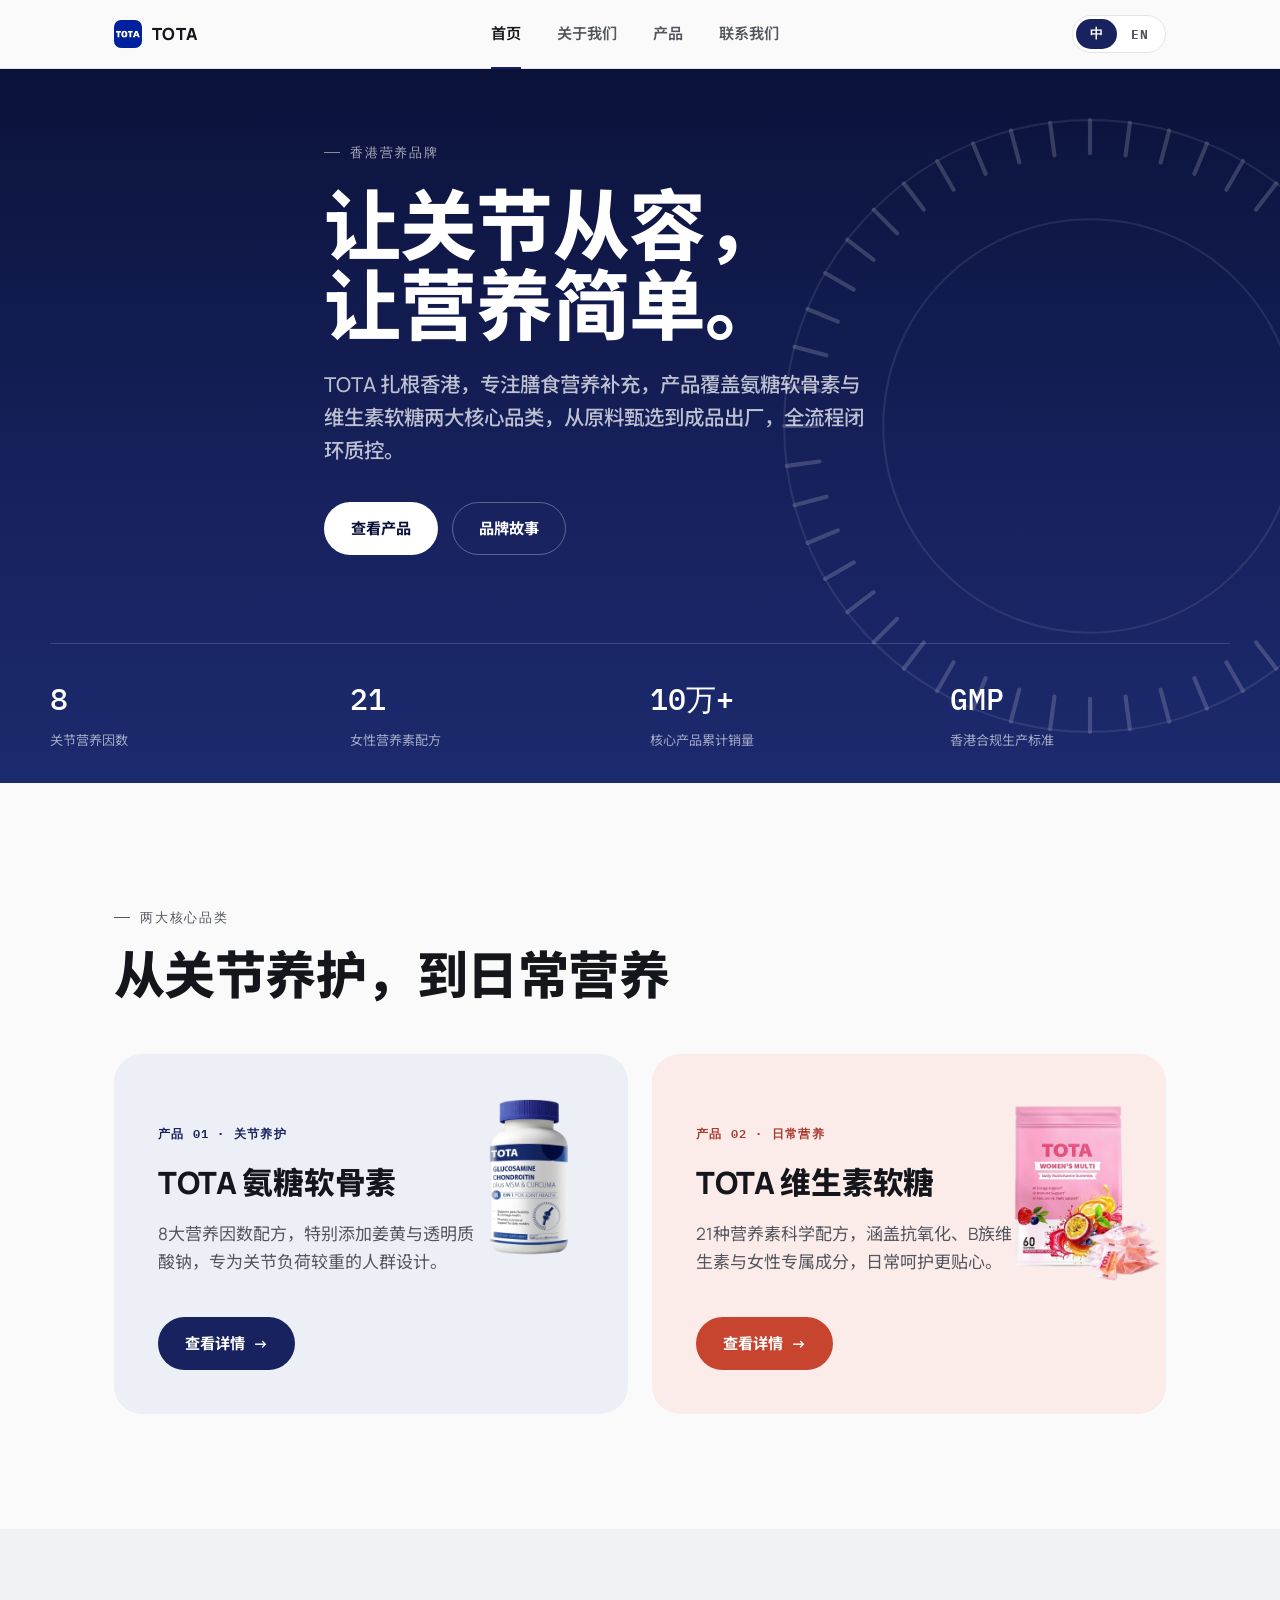
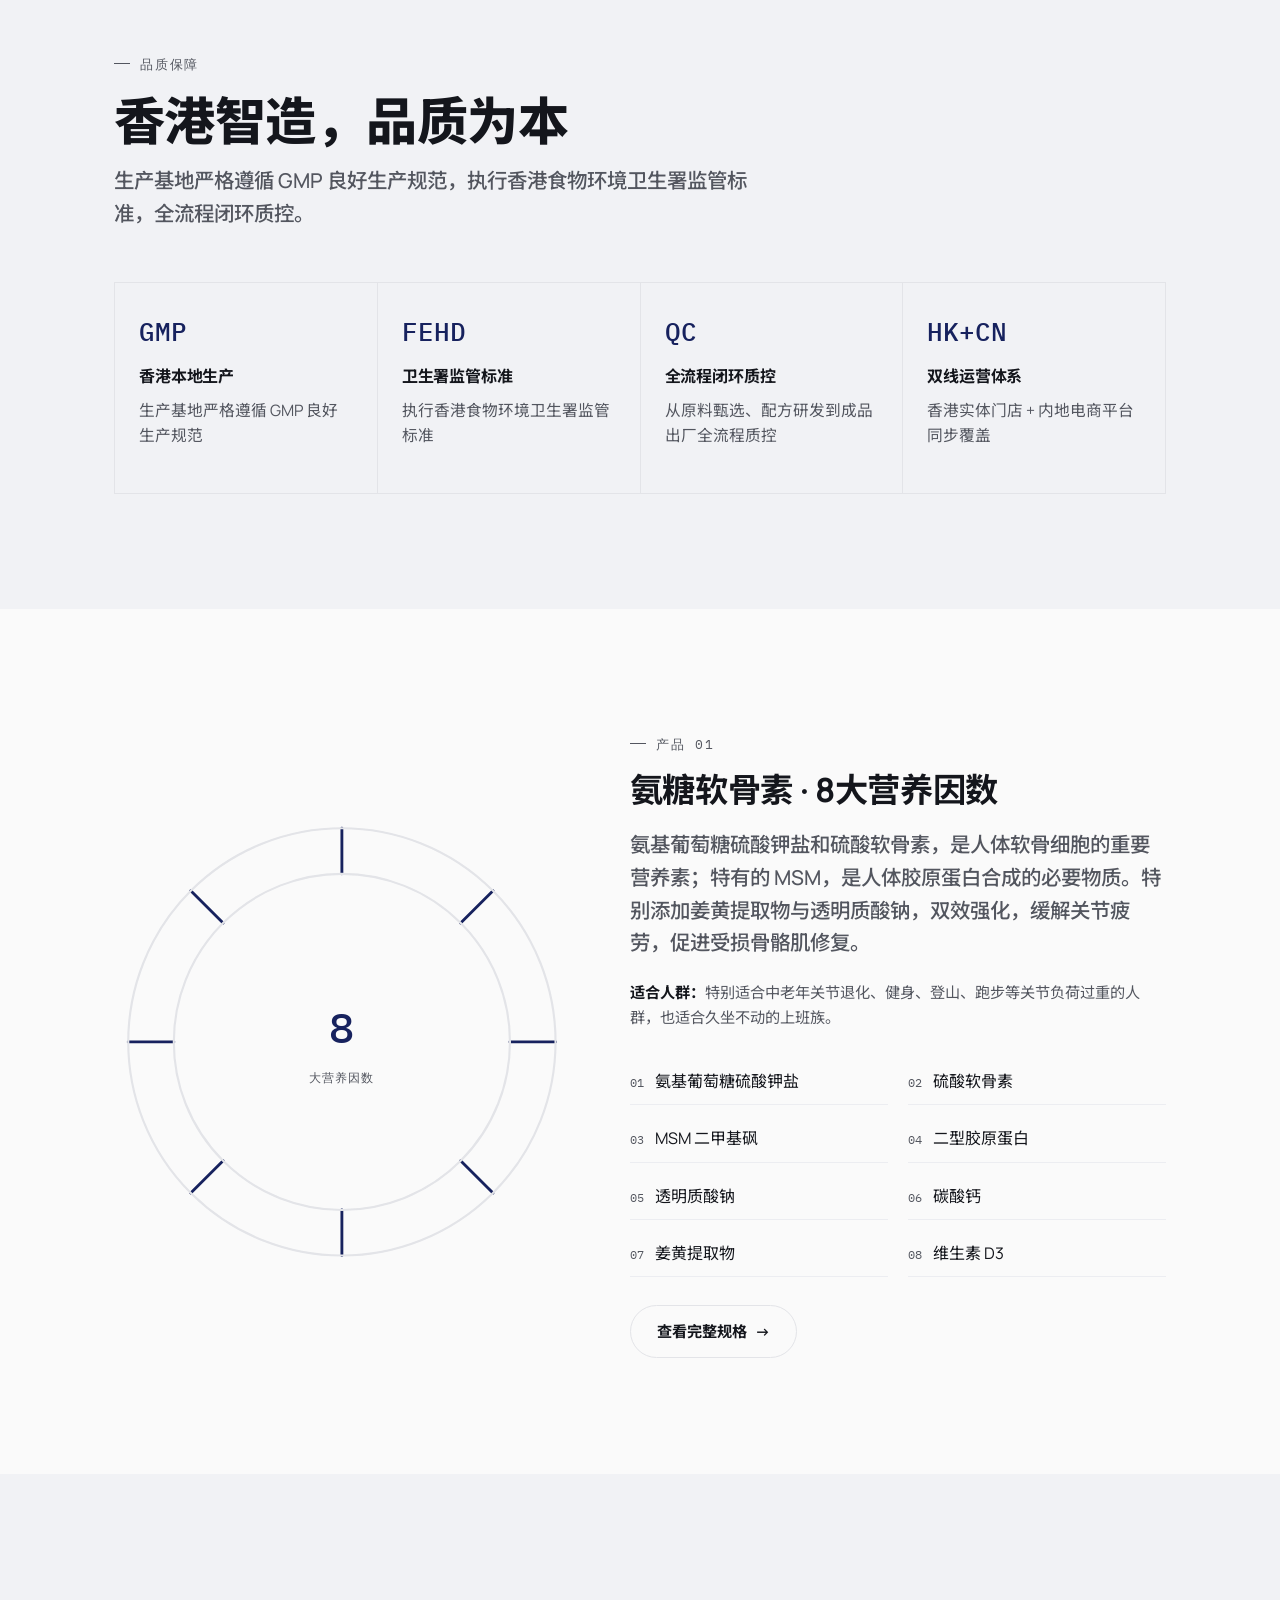
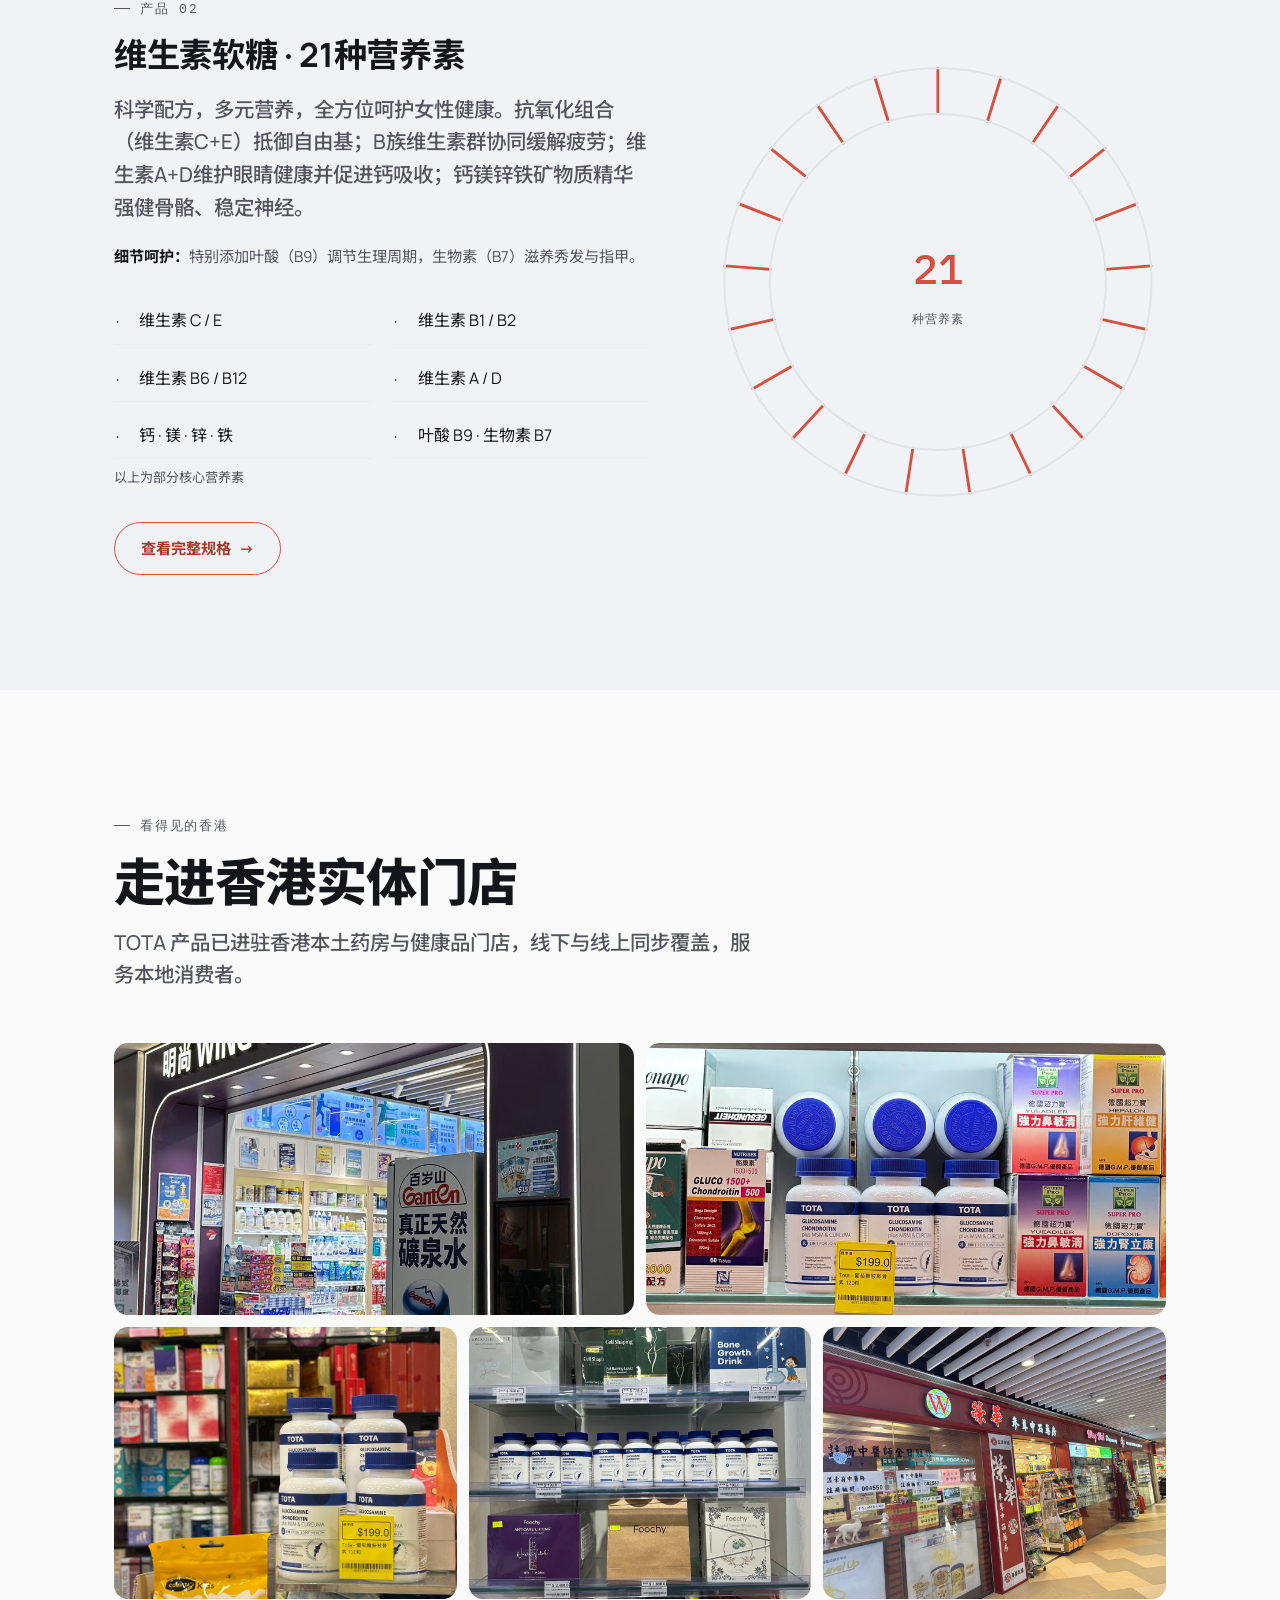
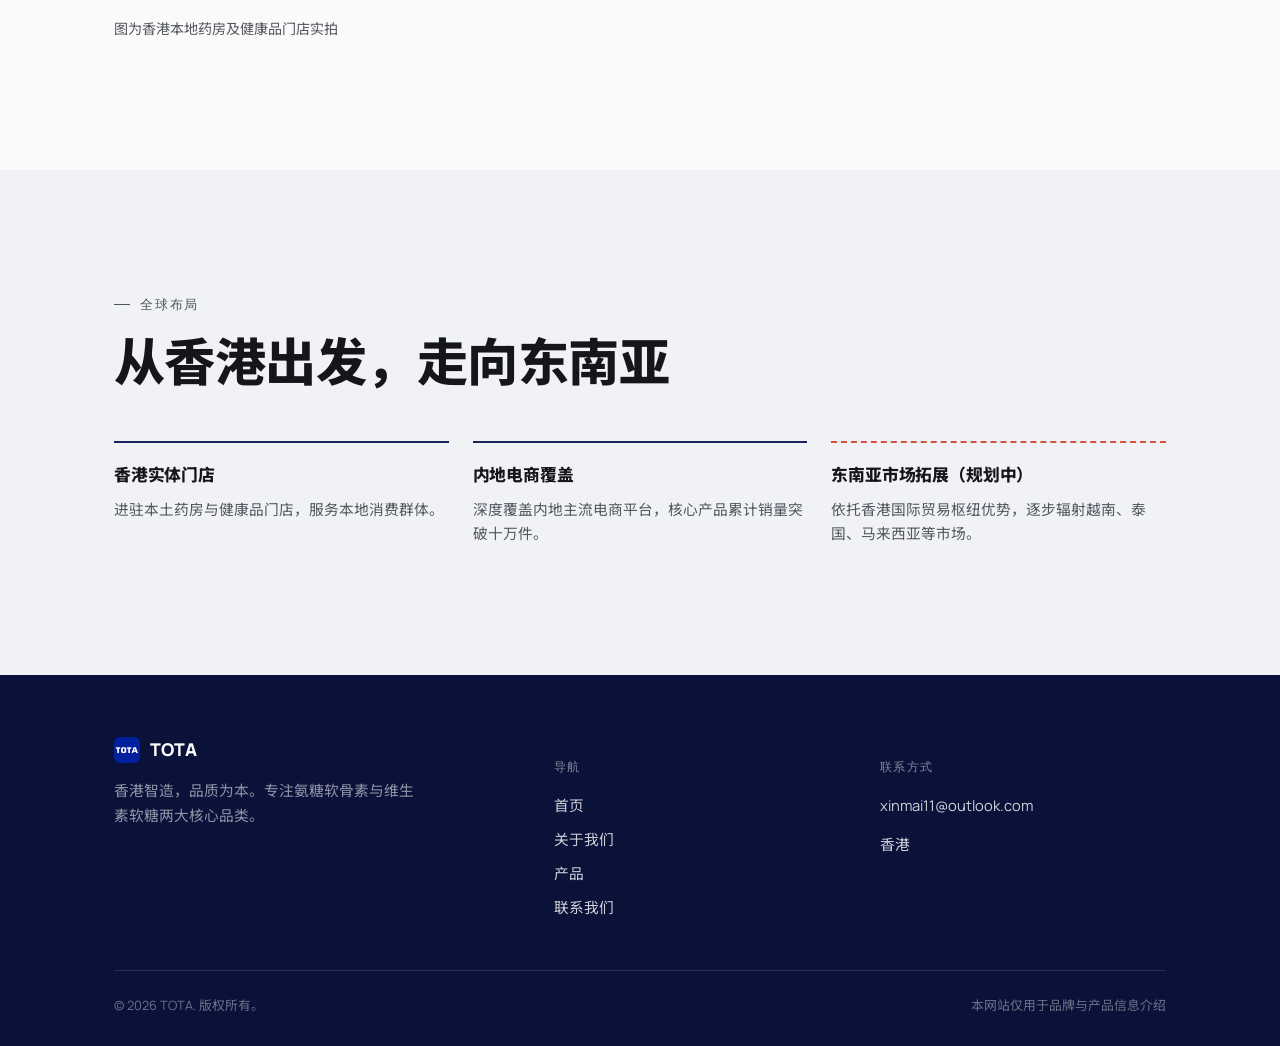
<file: index.html>
<!DOCTYPE html>
<html lang="zh-Hant">
<head>
<meta charset="UTF-8">
<meta name="viewport" content="width=device-width, initial-scale=1.0">
<title>TOTA — 香港智造，品质为本 | Hong Kong Made. Quality First.</title>
<meta name="description" content="TOTA 是一家扎根香港的健康营养品牌，专注氨糖软骨素与维生素软糖两大核心品类。TOTA is a Hong Kong nutrition brand focused on joint care and daily vitamins.">
<link rel="icon" href="assets/images/logo.png">
<link rel="stylesheet" href="css/style.css">
</head>
<body>

<nav class="site-nav">
  <div class="wrap">
    <a href="index.html" class="brand-mark">
      <img src="assets/images/logo.png" alt="TOTA logo">
      <span>TOTA</span>
    </a>
    <div class="nav-links">
      <a href="index.html" aria-current="page"><span class="zh">首页</span><span class="en">Home</span></a>
      <a href="about.html"><span class="zh">关于我们</span><span class="en">About</span></a>
      <a href="products.html"><span class="zh">产品</span><span class="en">Products</span></a>
      <a href="contact.html"><span class="zh">联系我们</span><span class="en">Contact</span></a>
    </div>
    <div class="nav-right">
      <div class="lang-toggle" role="group" aria-label="Language">
        <button data-lang-btn="zh" aria-pressed="true">中</button>
        <button data-lang-btn="en" aria-pressed="false">EN</button>
      </div>
      <button class="nav-burger" aria-label="Menu" aria-expanded="false">
        <span></span><span></span><span></span>
      </button>
    </div>
  </div>
</nav>

<!-- ============ HERO ============ -->
<header class="hero">
  <div class="hero-dial" aria-hidden="true">
    <svg viewBox="0 0 300 300">
      <line class="tick" x1="150.0" y1="18.0" x2="150.0" y2="2.0" stroke-width="2" stroke-linecap="round"/>
      <line class="tick" x1="167.2" y1="19.1" x2="169.3" y2="3.3" stroke-width="2" stroke-linecap="round"/>
      <line class="tick" x1="184.2" y1="22.5" x2="188.3" y2="7.0" stroke-width="2" stroke-linecap="round"/>
      <line class="tick" x1="200.5" y1="28.0" x2="206.6" y2="13.3" stroke-width="2" stroke-linecap="round"/>
      <line class="tick" x1="216.0" y1="35.7" x2="224.0" y2="21.8" stroke-width="2" stroke-linecap="round"/>
      <line class="tick" x1="230.4" y1="45.3" x2="240.1" y2="32.6" stroke-width="2" stroke-linecap="round"/>
      <line class="tick" x1="243.3" y1="56.7" x2="254.7" y2="45.3" stroke-width="2" stroke-linecap="round"/>
      <line class="tick" x1="254.7" y1="69.6" x2="267.4" y2="59.9" stroke-width="2" stroke-linecap="round"/>
      <line class="tick" x1="264.3" y1="84.0" x2="278.2" y2="76.0" stroke-width="2" stroke-linecap="round"/>
      <line class="tick" x1="272.0" y1="99.5" x2="286.7" y2="93.4" stroke-width="2" stroke-linecap="round"/>
      <line class="tick" x1="277.5" y1="115.8" x2="293.0" y2="111.7" stroke-width="2" stroke-linecap="round"/>
      <line class="tick" x1="280.9" y1="132.8" x2="296.7" y2="130.7" stroke-width="2" stroke-linecap="round"/>
      <line class="tick" x1="282.0" y1="150.0" x2="298.0" y2="150.0" stroke-width="2" stroke-linecap="round"/>
      <line class="tick" x1="280.9" y1="167.2" x2="296.7" y2="169.3" stroke-width="2" stroke-linecap="round"/>
      <line class="tick" x1="277.5" y1="184.2" x2="293.0" y2="188.3" stroke-width="2" stroke-linecap="round"/>
      <line class="tick" x1="272.0" y1="200.5" x2="286.7" y2="206.6" stroke-width="2" stroke-linecap="round"/>
      <line class="tick" x1="264.3" y1="216.0" x2="278.2" y2="224.0" stroke-width="2" stroke-linecap="round"/>
      <line class="tick" x1="254.7" y1="230.4" x2="267.4" y2="240.1" stroke-width="2" stroke-linecap="round"/>
      <line class="tick" x1="243.3" y1="243.3" x2="254.7" y2="254.7" stroke-width="2" stroke-linecap="round"/>
      <line class="tick" x1="230.4" y1="254.7" x2="240.1" y2="267.4" stroke-width="2" stroke-linecap="round"/>
      <line class="tick" x1="216.0" y1="264.3" x2="224.0" y2="278.2" stroke-width="2" stroke-linecap="round"/>
      <line class="tick" x1="200.5" y1="272.0" x2="206.6" y2="286.7" stroke-width="2" stroke-linecap="round"/>
      <line class="tick" x1="184.2" y1="277.5" x2="188.3" y2="293.0" stroke-width="2" stroke-linecap="round"/>
      <line class="tick" x1="167.2" y1="280.9" x2="169.3" y2="296.7" stroke-width="2" stroke-linecap="round"/>
      <line class="tick" x1="150.0" y1="282.0" x2="150.0" y2="298.0" stroke-width="2" stroke-linecap="round"/>
      <line class="tick" x1="132.8" y1="280.9" x2="130.7" y2="296.7" stroke-width="2" stroke-linecap="round"/>
      <line class="tick" x1="115.8" y1="277.5" x2="111.7" y2="293.0" stroke-width="2" stroke-linecap="round"/>
      <line class="tick" x1="99.5" y1="272.0" x2="93.4" y2="286.7" stroke-width="2" stroke-linecap="round"/>
      <line class="tick" x1="84.0" y1="264.3" x2="76.0" y2="278.2" stroke-width="2" stroke-linecap="round"/>
      <line class="tick" x1="69.6" y1="254.7" x2="59.9" y2="267.4" stroke-width="2" stroke-linecap="round"/>
      <line class="tick" x1="56.7" y1="243.3" x2="45.3" y2="254.7" stroke-width="2" stroke-linecap="round"/>
      <line class="tick" x1="45.3" y1="230.4" x2="32.6" y2="240.1" stroke-width="2" stroke-linecap="round"/>
      <line class="tick" x1="35.7" y1="216.0" x2="21.8" y2="224.0" stroke-width="2" stroke-linecap="round"/>
      <line class="tick" x1="28.0" y1="200.5" x2="13.3" y2="206.6" stroke-width="2" stroke-linecap="round"/>
      <line class="tick" x1="22.5" y1="184.2" x2="7.0" y2="188.3" stroke-width="2" stroke-linecap="round"/>
      <line class="tick" x1="19.1" y1="167.2" x2="3.3" y2="169.3" stroke-width="2" stroke-linecap="round"/>
      <line class="tick" x1="18.0" y1="150.0" x2="2.0" y2="150.0" stroke-width="2" stroke-linecap="round"/>
      <line class="tick" x1="19.1" y1="132.8" x2="3.3" y2="130.7" stroke-width="2" stroke-linecap="round"/>
      <line class="tick" x1="22.5" y1="115.8" x2="7.0" y2="111.7" stroke-width="2" stroke-linecap="round"/>
      <line class="tick" x1="28.0" y1="99.5" x2="13.3" y2="93.4" stroke-width="2" stroke-linecap="round"/>
      <line class="tick" x1="35.7" y1="84.0" x2="21.8" y2="76.0" stroke-width="2" stroke-linecap="round"/>
      <line class="tick" x1="45.3" y1="69.6" x2="32.6" y2="59.9" stroke-width="2" stroke-linecap="round"/>
      <line class="tick" x1="56.7" y1="56.7" x2="45.3" y2="45.3" stroke-width="2" stroke-linecap="round"/>
      <line class="tick" x1="69.6" y1="45.3" x2="59.9" y2="32.6" stroke-width="2" stroke-linecap="round"/>
      <line class="tick" x1="84.0" y1="35.7" x2="76.0" y2="21.8" stroke-width="2" stroke-linecap="round"/>
      <line class="tick" x1="99.5" y1="28.0" x2="93.4" y2="13.3" stroke-width="2" stroke-linecap="round"/>
      <line class="tick" x1="115.8" y1="22.5" x2="111.7" y2="7.0" stroke-width="2" stroke-linecap="round"/>
      <line class="tick" x1="132.8" y1="19.1" x2="130.7" y2="3.3" stroke-width="2" stroke-linecap="round"/>
      <circle class="ring" cx="150" cy="150" r="148" fill="none" stroke-width="1"/>
      <circle class="ring" cx="150" cy="150" r="100" fill="none" stroke-width="1"/>
    </svg>
  </div>
  <div class="wrap hero-inner">
    <span class="eyebrow"><span class="zh">香港营养品牌</span><span class="en">Hong Kong Nutrition Brand</span></span>
    <h1 class="display-1">
      <span class="zh block">让关节从容，<br>让营养简单。</span>
      <span class="en block">Steady joints.<br>Simple nutrition.</span>
    </h1>
    <p class="lede">
      <span class="zh">TOTA 扎根香港，专注膳食营养补充，产品覆盖氨糖软骨素与维生素软糖两大核心品类，从原料甄选到成品出厂，全流程闭环质控。</span>
      <span class="en">TOTA is a Hong Kong–rooted nutrition company focused on joint care and daily vitamins — with closed-loop quality control from raw material to finished product.</span>
    </p>
    <div class="hero-cta">
      <a href="products.html" class="btn btn-navy" style="background:var(--white);color:var(--navy-deep);"><span class="zh">查看产品</span><span class="en">View Products</span></a>
      <a href="about.html" class="btn btn-ghost"><span class="zh">品牌故事</span><span class="en">Our Story</span></a>
    </div>
  </div>
  <div class="wrap hero-stats">
    <div class="hero-stat"><b class="mono-num">8</b><span><span class="zh">关节营养因数</span><span class="en">Joint nutrients, one formula</span></span></div>
    <div class="hero-stat"><b class="mono-num">21</b><span><span class="zh">女性营养素配方</span><span class="en">Nutrients per gummy formula</span></span></div>
    <div class="hero-stat"><b class="mono-num">10万+</b><span><span class="zh">核心产品累计销量</span><span class="en">Core units sold to date</span></span></div>
    <div class="hero-stat"><b class="mono-num">GMP</b><span><span class="zh">香港合规生产标准</span><span class="en">HK-regulated production</span></span></div>
  </div>
</header>

<!-- ============ TWO-TRACK PRODUCT PICKER ============ -->
<section>
  <div class="wrap">
    <div class="section-head reveal">
      <span class="eyebrow"><span class="zh">两大核心品类</span><span class="en">Two Core Lines</span></span>
      <h2 class="display-2"><span class="zh">从关节养护，到日常营养</span><span class="en">From joint care to daily nutrition</span></h2>
    </div>
    <div class="track-grid">
      <div class="track-card navy-card reveal">
        <img class="track-photo" src="assets/images/product-glucosamine.png" alt="TOTA Glucosamine Chondroitin">
        <span class="track-eyebrow"><span class="zh">产品 01 · 关节养护</span><span class="en">Product 01 · Joint Care</span></span>
        <h3><span class="zh">TOTA 氨糖软骨素</span><span class="en">TOTA Glucosamine Chondroitin</span></h3>
        <p><span class="zh">8大营养因数配方，特别添加姜黄与透明质酸钠，专为关节负荷较重的人群设计。</span><span class="en">An 8-in-1 formula with turmeric and sodium hyaluronate, designed for joints under everyday strain.</span></p>
        <a href="products.html#glucosamine" class="btn btn-navy btn-arrow"><span class="zh">查看详情</span><span class="en">View details</span></a>
      </div>
      <div class="track-card coral-card reveal">
        <img class="track-photo" src="assets/images/product-vitamin2.png" alt="TOTA Women's Vitamin Gummies">
        <span class="track-eyebrow"><span class="zh">产品 02 · 日常营养</span><span class="en">Product 02 · Daily Nutrition</span></span>
        <h3><span class="zh">TOTA 维生素软糖</span><span class="en">TOTA Women's Vitamin Gummies</span></h3>
        <p><span class="zh">21种营养素科学配方，涵盖抗氧化、B族维生素与女性专属成分，日常呵护更贴心。</span><span class="en">A multi-nutrient formula spanning antioxidants, B-vitamins and women-specific ingredients.</span></p>
        <a href="products.html#vitamin" class="btn btn-coral btn-arrow"><span class="zh">查看详情</span><span class="en">View details</span></a>
      </div>
    </div>
  </div>
</section>

<!-- ============ MANUFACTURING SPEC STRIP ============ -->
<section class="section-mist">
  <div class="wrap">
    <div class="section-head reveal">
      <span class="eyebrow"><span class="zh">品质保障</span><span class="en">Quality Assurance</span></span>
      <h2 class="display-2"><span class="zh">香港智造，品质为本</span><span class="en">Hong Kong made. Quality first.</span></h2>
      <p class="lede"><span class="zh">生产基地严格遵循 GMP 良好生产规范，执行香港食物环境卫生署监管标准，全流程闭环质控。</span><span class="en">Our production facilities follow GMP practices and Hong Kong FEHD regulatory standards, with closed-loop quality control at every stage.</span></p>
    </div>
    <div class="spec-strip reveal">
      <div class="spec-cell">
        <span class="mono-num">GMP</span>
        <h4><span class="zh">香港本地生产</span><span class="en">Made in Hong Kong</span></h4>
        <p><span class="zh">生产基地严格遵循 GMP 良好生产规范</span><span class="en">Production facilities follow GMP good manufacturing practice</span></p>
      </div>
      <div class="spec-cell">
        <span class="mono-num">FEHD</span>
        <h4><span class="zh">卫生署监管标准</span><span class="en">FEHD Compliant</span></h4>
        <p><span class="zh">执行香港食物环境卫生署监管标准</span><span class="en">Regulated under Hong Kong's Food and Environmental Hygiene Department</span></p>
      </div>
      <div class="spec-cell">
        <span class="mono-num">QC</span>
        <h4><span class="zh">全流程闭环质控</span><span class="en">End-to-end QC</span></h4>
        <p><span class="zh">从原料甄选、配方研发到成品出厂全流程质控</span><span class="en">Quality controlled from raw material selection to finished product</span></p>
      </div>
      <div class="spec-cell">
        <span class="mono-num">HK+CN</span>
        <h4><span class="zh">双线运营体系</span><span class="en">Dual-Market Operation</span></h4>
        <p><span class="zh">香港实体门店 + 内地电商平台同步覆盖</span><span class="en">Hong Kong retail stores alongside mainland e-commerce</span></p>
      </div>
    </div>
  </div>
</section>

<!-- ============ DIAL 1 — GLUCOSAMINE ============ -->
<section id="dial-glucosamine">
  <div class="wrap">
    <div class="dial-section">
      <div class="dial-visual reveal">
        <svg viewBox="0 0 320 320">
          <line class="dtick" x1="160.0" y1="42.0" x2="160.0" y2="10.0" stroke-width="2" stroke-linecap="round"/>
          <line class="dtick" x1="243.4" y1="76.6" x2="266.1" y2="53.9" stroke-width="2" stroke-linecap="round"/>
          <line class="dtick" x1="278.0" y1="160.0" x2="310.0" y2="160.0" stroke-width="2" stroke-linecap="round"/>
          <line class="dtick" x1="243.4" y1="243.4" x2="266.1" y2="266.1" stroke-width="2" stroke-linecap="round"/>
          <line class="dtick" x1="160.0" y1="278.0" x2="160.0" y2="310.0" stroke-width="2" stroke-linecap="round"/>
          <line class="dtick" x1="76.6" y1="243.4" x2="53.9" y2="266.1" stroke-width="2" stroke-linecap="round"/>
          <line class="dtick" x1="42.0" y1="160.0" x2="10.0" y2="160.0" stroke-width="2" stroke-linecap="round"/>
          <line class="dtick" x1="76.6" y1="76.6" x2="53.9" y2="53.9" stroke-width="2" stroke-linecap="round"/>
          <circle cx="160" cy="160" r="150" fill="none" class="dring-outer" stroke-width="1.5"/>
          <circle cx="160" cy="160" r="118" fill="none" class="dring-inner" stroke-width="1.5"/>
        </svg>
        <div class="dial-center-label">
          <b>8</b>
          <span><span class="zh">大营养因数</span><span class="en">Nutrients</span></span>
        </div>
      </div>
      <div class="reveal">
        <span class="eyebrow"><span class="zh">产品 01</span><span class="en">Product 01</span></span>
        <h2 class="display-3" style="margin-top:16px;"><span class="zh">氨糖软骨素 · 8大营养因数</span><span class="en">Glucosamine Chondroitin — Eight Nutrients in One Formula</span></h2>
        <p class="lede" style="margin-top:18px;">
          <span class="zh">氨基葡萄糖硫酸钾盐和硫酸软骨素，是人体软骨细胞的重要营养素；特有的 MSM，是人体胶原蛋白合成的必要物质。特别添加姜黄提取物与透明质酸钠，双效强化，缓解关节疲劳，促进受损骨骼肌修复。</span>
          <span class="en">Glucosamine sulfate and chondroitin sulfate are key nutrients for cartilage cells, while MSM supports the body's own collagen synthesis. Added turmeric extract and sodium hyaluronate ease joint fatigue and support recovery.</span>
        </p>
        <p style="margin-top:14px;color:var(--ink-soft);font-size:0.95rem;">
          <span class="zh"><b style="color:var(--ink);">适合人群：</b>特别适合中老年关节退化、健身、登山、跑步等关节负荷过重的人群，也适合久坐不动的上班族。</span>
          <span class="en"><b style="color:var(--ink);">Best for:</b> people with age-related joint wear, athletes, hikers and runners under heavy joint load, and office workers who sit for long hours.</span>
        </p>
        <ul class="nutrient-list">
          <li><span class="n">01</span><span class="zh">氨基葡萄糖硫酸钾盐</span><span class="en">Glucosamine Sulfate KCl</span></li>
          <li><span class="n">02</span><span class="zh">硫酸软骨素</span><span class="en">Chondroitin Sulfate</span></li>
          <li><span class="n">03</span><span class="zh">MSM 二甲基砜</span><span class="en">MSM</span></li>
          <li><span class="n">04</span><span class="zh">二型胶原蛋白</span><span class="en">Type II Collagen</span></li>
          <li><span class="n">05</span><span class="zh">透明质酸钠</span><span class="en">Sodium Hyaluronate</span></li>
          <li><span class="n">06</span><span class="zh">碳酸钙</span><span class="en">Calcium Carbonate</span></li>
          <li><span class="n">07</span><span class="zh">姜黄提取物</span><span class="en">Turmeric Extract</span></li>
          <li><span class="n">08</span><span class="zh">维生素 D3</span><span class="en">Vitamin D3</span></li>
        </ul>
        <a href="products.html#glucosamine" class="btn btn-ghost btn-arrow" style="margin-top:28px;"><span class="zh">查看完整规格</span><span class="en">Full specification</span></a>
      </div>
    </div>
  </div>
</section>

<!-- ============ DIAL 2 — VITAMIN GUMMIES ============ -->
<section class="section-mist" id="dial-vitamin">
  <div class="wrap">
    <div class="dial-section flip">
      <div class="dial-visual coral reveal">
        <svg viewBox="0 0 320 320">
          <line class="dtick" x1="160.0" y1="42.0" x2="160.0" y2="10.0" stroke-width="2" stroke-linecap="round"/>
          <line class="dtick" x1="194.8" y1="47.2" x2="204.2" y2="16.7" stroke-width="2" stroke-linecap="round"/>
          <line class="dtick" x1="226.5" y1="62.5" x2="244.5" y2="36.1" stroke-width="2" stroke-linecap="round"/>
          <line class="dtick" x1="252.3" y1="86.4" x2="277.3" y2="66.5" stroke-width="2" stroke-linecap="round"/>
          <line class="dtick" x1="269.8" y1="116.9" x2="299.6" y2="105.2" stroke-width="2" stroke-linecap="round"/>
          <line class="dtick" x1="277.7" y1="151.2" x2="309.6" y2="148.8" stroke-width="2" stroke-linecap="round"/>
          <line class="dtick" x1="275.0" y1="186.3" x2="306.2" y2="193.4" stroke-width="2" stroke-linecap="round"/>
          <line class="dtick" x1="262.2" y1="219.0" x2="289.9" y2="235.0" stroke-width="2" stroke-linecap="round"/>
          <line class="dtick" x1="240.3" y1="246.5" x2="262.0" y2="270.0" stroke-width="2" stroke-linecap="round"/>
          <line class="dtick" x1="211.2" y1="266.3" x2="225.1" y2="295.1" stroke-width="2" stroke-linecap="round"/>
          <line class="dtick" x1="177.6" y1="276.7" x2="182.4" y2="308.3" stroke-width="2" stroke-linecap="round"/>
          <line class="dtick" x1="142.4" y1="276.7" x2="137.6" y2="308.3" stroke-width="2" stroke-linecap="round"/>
          <line class="dtick" x1="108.8" y1="266.3" x2="94.9" y2="295.1" stroke-width="2" stroke-linecap="round"/>
          <line class="dtick" x1="79.7" y1="246.5" x2="58.0" y2="270.0" stroke-width="2" stroke-linecap="round"/>
          <line class="dtick" x1="57.8" y1="219.0" x2="30.1" y2="235.0" stroke-width="2" stroke-linecap="round"/>
          <line class="dtick" x1="45.0" y1="186.3" x2="13.8" y2="193.4" stroke-width="2" stroke-linecap="round"/>
          <line class="dtick" x1="42.3" y1="151.2" x2="10.4" y2="148.8" stroke-width="2" stroke-linecap="round"/>
          <line class="dtick" x1="50.2" y1="116.9" x2="20.4" y2="105.2" stroke-width="2" stroke-linecap="round"/>
          <line class="dtick" x1="67.7" y1="86.4" x2="42.7" y2="66.5" stroke-width="2" stroke-linecap="round"/>
          <line class="dtick" x1="93.5" y1="62.5" x2="75.5" y2="36.1" stroke-width="2" stroke-linecap="round"/>
          <line class="dtick" x1="125.2" y1="47.2" x2="115.8" y2="16.7" stroke-width="2" stroke-linecap="round"/>
          <circle cx="160" cy="160" r="150" fill="none" class="dring-outer" stroke-width="1.5"/>
          <circle cx="160" cy="160" r="118" fill="none" class="dring-inner" stroke-width="1.5"/>
        </svg>
        <div class="dial-center-label">
          <b>21</b>
          <span><span class="zh">种营养素</span><span class="en">Nutrients</span></span>
        </div>
      </div>
      <div class="reveal">
        <span class="eyebrow"><span class="zh">产品 02</span><span class="en">Product 02</span></span>
        <h2 class="display-3" style="margin-top:16px;"><span class="zh">维生素软糖 · 21种营养素</span><span class="en">Women's Vitamin Gummies — 21 Nutrients per Formula</span></h2>
        <p class="lede" style="margin-top:18px;">
          <span class="zh">科学配方，多元营养，全方位呵护女性健康。抗氧化组合（维生素C+E）抵御自由基；B族维生素群协同缓解疲劳；维生素A+D维护眼睛健康并促进钙吸收；钙镁锌铁矿物质精华强健骨骼、稳定神经。</span>
          <span class="en">A multi-nutrient formula for everyday women's health: vitamin C+E antioxidants; B-vitamins that ease fatigue; vitamin A+D for eyesight and calcium absorption; calcium, magnesium, zinc and iron for bones and nerves.</span>
        </p>
        <p style="margin-top:14px;color:var(--ink-soft);font-size:0.95rem;">
          <span class="zh"><b style="color:var(--ink);">细节呵护：</b>特别添加叶酸（B9）调节生理周期，生物素（B7）滋养秀发与指甲。</span>
          <span class="en"><b style="color:var(--ink);">Everyday detail:</b> folic acid (B9) supports the menstrual cycle, and biotin (B7) nourishes hair and nails.</span>
        </p>
        <ul class="nutrient-list">
          <li><span class="n">·</span><span class="zh">维生素 C / E</span><span class="en">Vitamin C / E</span></li>
          <li><span class="n">·</span><span class="zh">维生素 B1 / B2</span><span class="en">Vitamin B1 / B2</span></li>
          <li><span class="n">·</span><span class="zh">维生素 B6 / B12</span><span class="en">Vitamin B6 / B12</span></li>
          <li><span class="n">·</span><span class="zh">维生素 A / D</span><span class="en">Vitamin A / D</span></li>
          <li><span class="n">·</span><span class="zh">钙 · 镁 · 锌 · 铁</span><span class="en">Calcium · Magnesium · Zinc · Iron</span></li>
          <li><span class="n">·</span><span class="zh">叶酸 B9 · 生物素 B7</span><span class="en">Folic Acid B9 · Biotin B7</span></li>
        </ul>
        <p style="margin-top:8px;font-size:0.82rem;color:var(--ink-soft);"><span class="zh">以上为部分核心营养素</span><span class="en">Selected key nutrients shown above</span></p>
        <a href="products.html#vitamin" class="btn btn-ghost btn-arrow" style="margin-top:20px;border-color:var(--coral);color:var(--coral-deep);"><span class="zh">查看完整规格</span><span class="en">Full specification</span></a>
      </div>
    </div>
  </div>
</section>

<!-- ============ GALLERY — HK RETAIL PROOF ============ -->
<section>
  <div class="wrap">
    <div class="section-head reveal">
      <span class="eyebrow"><span class="zh">看得见的香港</span><span class="en">Visible in Hong Kong</span></span>
      <h2 class="display-2"><span class="zh">走进香港实体门店</span><span class="en">Inside Hong Kong Retail Stores</span></h2>
      <p class="lede"><span class="zh">TOTA 产品已进驻香港本土药房与健康品门店，线下与线上同步覆盖，服务本地消费者。</span><span class="en">TOTA products are stocked in Hong Kong pharmacies and health stores, alongside online channels serving local customers.</span></p>
    </div>
    <div class="gallery-grid reveal">
      <img class="g-a" src="assets/images/store-4.jpg" alt="Hong Kong pharmacy storefront stocking TOTA">
      <img class="g-b" src="assets/images/store-1.jpg" alt="Retail shelf with TOTA glucosamine bottles">
      <img class="g-c" src="assets/images/store-2.jpg" alt="Close-up of TOTA bottles on shelf with price tag">
      <img class="g-d" src="assets/images/store-3.jpg" alt="Health store shelf stocking TOTA products">
      <img class="g-e" src="assets/images/store-5.jpg" alt="Hong Kong dispensary storefront">
    </div>
    <p class="gallery-caption"><span class="zh">图为香港本地药房及健康品门店实拍</span><span class="en">Photographed at Hong Kong pharmacies and health stores</span></p>
  </div>
</section>

<!-- ============ EXPANSION TIMELINE ============ -->
<section class="section-mist">
  <div class="wrap">
    <div class="section-head reveal">
      <span class="eyebrow"><span class="zh">全球布局</span><span class="en">Global Roadmap</span></span>
      <h2 class="display-2"><span class="zh">从香港出发，走向东南亚</span><span class="en">From Hong Kong to Southeast Asia</span></h2>
    </div>
    <div class="timeline reveal">
      <div class="timeline-item">
        <h4><span class="zh">香港实体门店</span><span class="en">Hong Kong Retail</span></h4>
        <p><span class="zh">进驻本土药房与健康品门店，服务本地消费群体。</span><span class="en">Stocked in local pharmacies and health stores, serving Hong Kong customers.</span></p>
      </div>
      <div class="timeline-item">
        <h4><span class="zh">内地电商覆盖</span><span class="en">Mainland E-commerce</span></h4>
        <p><span class="zh">深度覆盖内地主流电商平台，核心产品累计销量突破十万件。</span><span class="en">Covering major mainland platforms, with core products selling over 100,000 units.</span></p>
      </div>
      <div class="timeline-item is-future">
        <h4><span class="zh">东南亚市场拓展（规划中）</span><span class="en">Southeast Asia (Planned)</span></h4>
        <p><span class="zh">依托香港国际贸易枢纽优势，逐步辐射越南、泰国、马来西亚等市场。</span><span class="en">Leveraging Hong Kong's trade-hub position to reach Vietnam, Thailand and Malaysia.</span></p>
      </div>
    </div>
  </div>
</section>

<footer id="site-footer"></footer>

<script src="js/main.js"></script>
<script src="js/footer.js"></script>
</body>
</html>
</file>
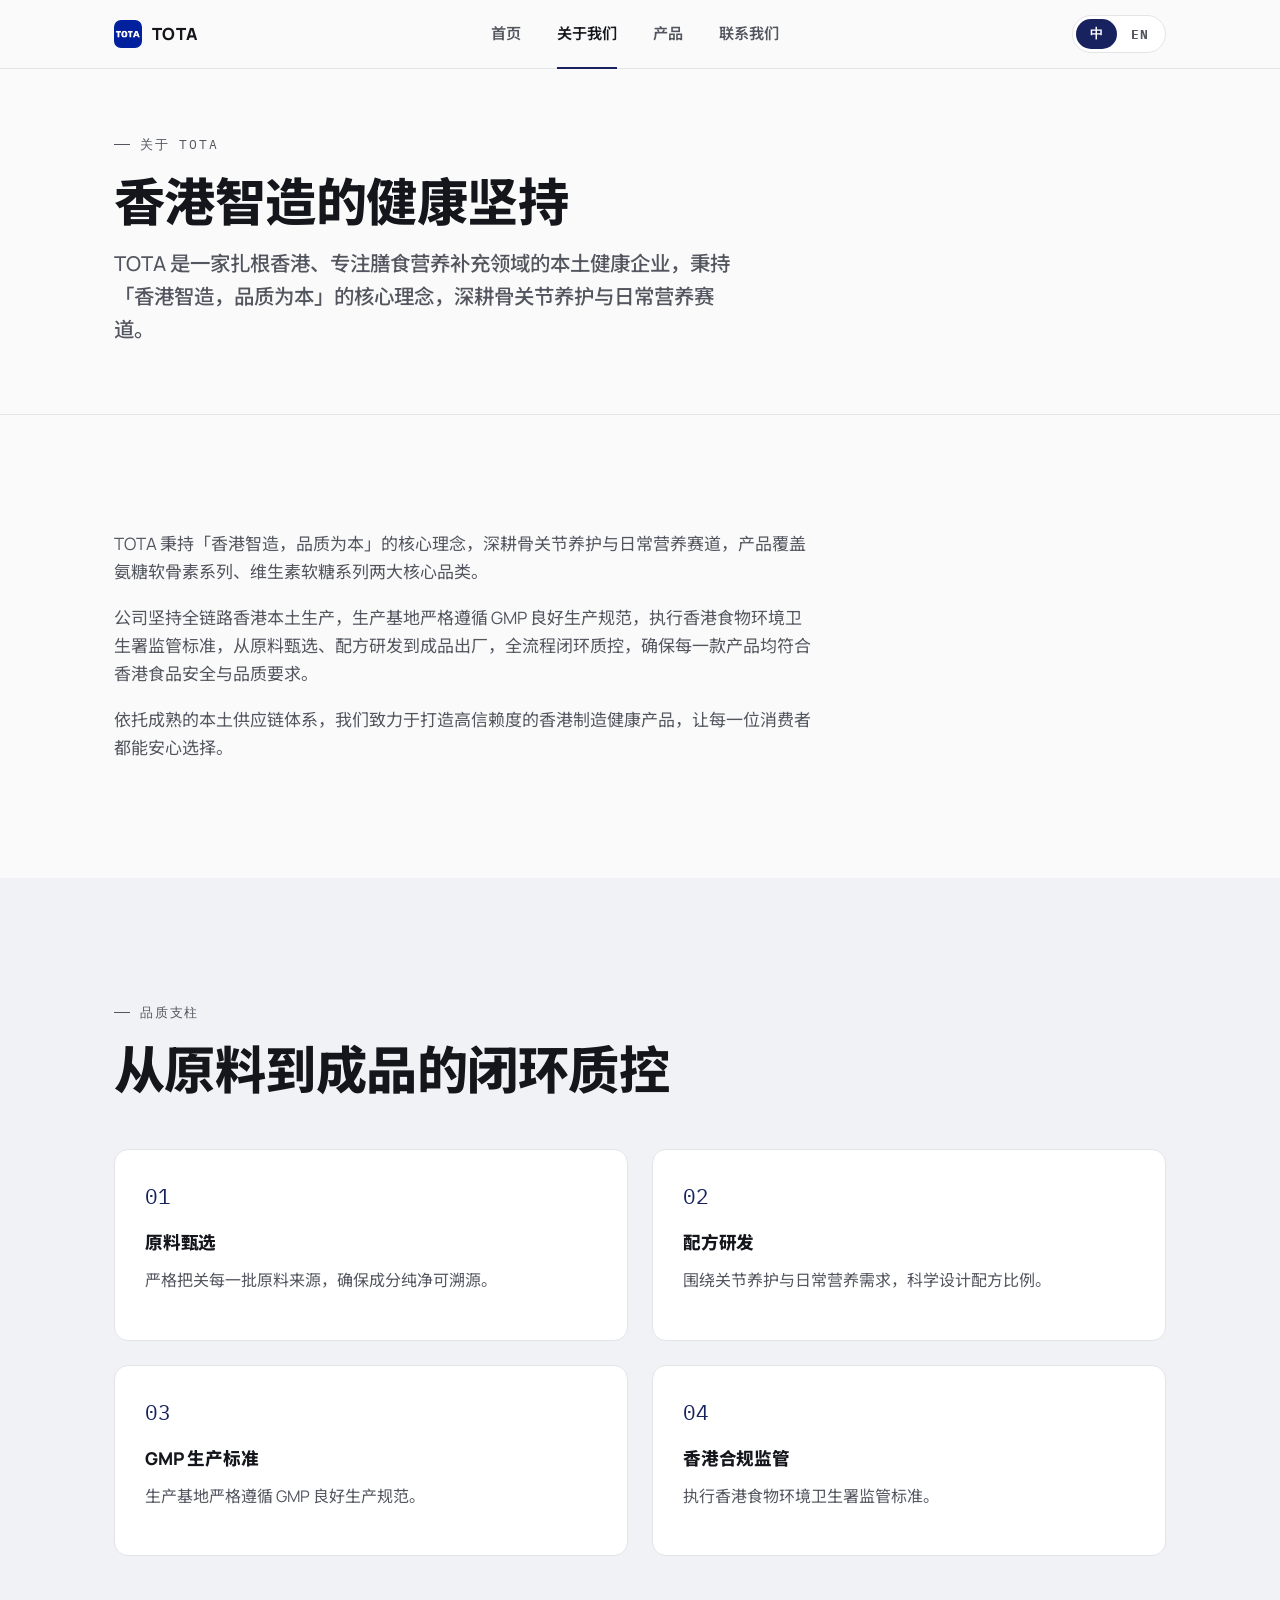
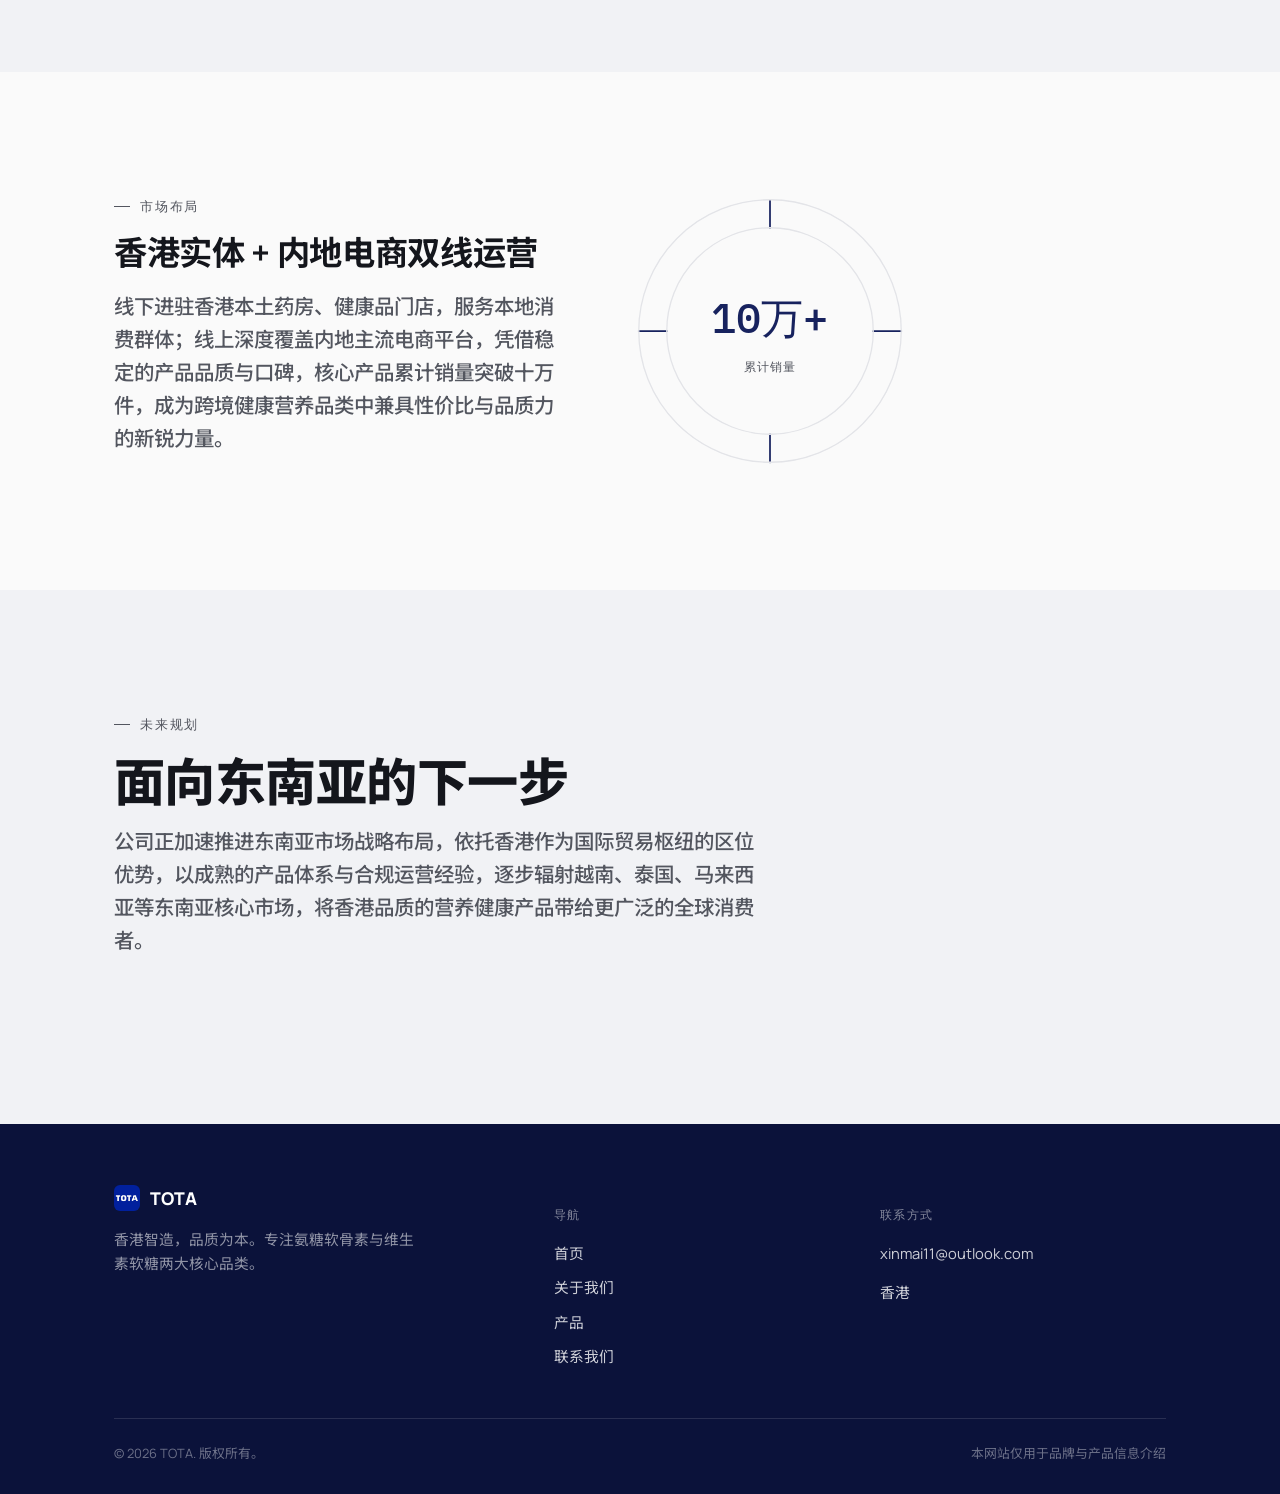
<file: about.html>
<!DOCTYPE html>
<html lang="zh-Hant">
<head>
<meta charset="UTF-8">
<meta name="viewport" content="width=device-width, initial-scale=1.0">
<title>关于我们 About | TOTA</title>
<meta name="description" content="TOTA 是一家扎根香港、专注膳食营养补充的本土健康企业。TOTA is a Hong Kong–rooted nutrition company.">
<link rel="icon" href="assets/images/logo.png">
<link rel="stylesheet" href="css/style.css">
</head>
<body>

<nav class="site-nav">
  <div class="wrap">
    <a href="index.html" class="brand-mark">
      <img src="assets/images/logo.png" alt="TOTA logo">
      <span>TOTA</span>
    </a>
    <div class="nav-links">
      <a href="index.html"><span class="zh">首页</span><span class="en">Home</span></a>
      <a href="about.html" aria-current="page"><span class="zh">关于我们</span><span class="en">About</span></a>
      <a href="products.html"><span class="zh">产品</span><span class="en">Products</span></a>
      <a href="contact.html"><span class="zh">联系我们</span><span class="en">Contact</span></a>
    </div>
    <div class="nav-right">
      <div class="lang-toggle" role="group" aria-label="Language">
        <button data-lang-btn="zh" aria-pressed="true">中</button>
        <button data-lang-btn="en" aria-pressed="false">EN</button>
      </div>
      <button class="nav-burger" aria-label="Menu" aria-expanded="false">
        <span></span><span></span><span></span>
      </button>
    </div>
  </div>
</nav>

<header class="page-hero">
  <div class="wrap">
    <span class="eyebrow"><span class="zh">关于 TOTA</span><span class="en">About TOTA</span></span>
    <h1 class="display-2"><span class="zh">香港智造的健康坚持</span><span class="en">A Hong Kong standard for everyday health</span></h1>
    <p class="lede"><span class="zh">TOTA 是一家扎根香港、专注膳食营养补充领域的本土健康企业，秉持「香港智造，品质为本」的核心理念，深耕骨关节养护与日常营养赛道。</span><span class="en">TOTA is a Hong Kong–rooted nutrition company built on the principle of "Made in Hong Kong, Quality First," focused on joint care and everyday nutrition.</span></p>
  </div>
</header>

<section>
  <div class="wrap">
    <div class="prose reveal">
      <p><span class="zh">TOTA 秉持「香港智造，品质为本」的核心理念，深耕骨关节养护与日常营养赛道，产品覆盖氨糖软骨素系列、维生素软糖系列两大核心品类。</span><span class="en">Guided by the principle of "Made in Hong Kong, Quality First," TOTA is focused on joint care and everyday nutrition, with products spanning two core lines: glucosamine chondroitin and daily vitamin gummies.</span></p>
      <p><span class="zh">公司坚持全链路香港本土生产，生产基地严格遵循 GMP 良好生产规范，执行香港食物环境卫生署监管标准，从原料甄选、配方研发到成品出厂，全流程闭环质控，确保每一款产品均符合香港食品安全与品质要求。</span><span class="en">We hold to end-to-end Hong Kong production: our facilities follow GMP good manufacturing practice and Hong Kong FEHD regulatory standards, with closed-loop quality control from raw material selection through formula development to finished product — ensuring every item meets Hong Kong's food safety and quality requirements.</span></p>
      <p><span class="zh">依托成熟的本土供应链体系，我们致力于打造高信赖度的香港制造健康产品，让每一位消费者都能安心选择。</span><span class="en">Backed by a mature local supply chain, we aim to build trustworthy, Hong Kong–made health products that customers can choose with confidence.</span></p>
    </div>
  </div>
</section>

<section class="section-mist">
  <div class="wrap">
    <div class="section-head reveal">
      <span class="eyebrow"><span class="zh">品质支柱</span><span class="en">Quality Pillars</span></span>
      <h2 class="display-2"><span class="zh">从原料到成品的闭环质控</span><span class="en">Closed-loop control, from raw material to finished product</span></h2>
    </div>
    <div class="pillar-grid reveal">
      <div class="pillar-card">
        <span class="mono-num">01</span>
        <h4><span class="zh">原料甄选</span><span class="en">Raw Material Selection</span></h4>
        <p><span class="zh">严格把关每一批原料来源，确保成分纯净可溯源。</span><span class="en">Careful sourcing of every ingredient batch, with traceable, verified origins.</span></p>
      </div>
      <div class="pillar-card">
        <span class="mono-num">02</span>
        <h4><span class="zh">配方研发</span><span class="en">Formula Development</span></h4>
        <p><span class="zh">围绕关节养护与日常营养需求，科学设计配方比例。</span><span class="en">Formulas designed around real joint-care and daily-nutrition needs.</span></p>
      </div>
      <div class="pillar-card">
        <span class="mono-num">03</span>
        <h4><span class="zh">GMP 生产标准</span><span class="en">GMP Production</span></h4>
        <p><span class="zh">生产基地严格遵循 GMP 良好生产规范。</span><span class="en">Production facilities follow GMP good manufacturing practice.</span></p>
      </div>
      <div class="pillar-card">
        <span class="mono-num">04</span>
        <h4><span class="zh">香港合规监管</span><span class="en">HK Regulatory Compliance</span></h4>
        <p><span class="zh">执行香港食物环境卫生署监管标准。</span><span class="en">Regulated under Hong Kong's Food and Environmental Hygiene Department.</span></p>
      </div>
    </div>
  </div>
</section>

<section>
  <div class="wrap">
    <div class="dial-section">
      <div class="reveal">
        <span class="eyebrow"><span class="zh">市场布局</span><span class="en">Market Presence</span></span>
        <h2 class="display-3" style="margin-top:16px;"><span class="zh">香港实体 + 内地电商双线运营</span><span class="en">Hong Kong retail, mainland e-commerce</span></h2>
        <p class="lede" style="margin-top:18px;">
          <span class="zh">线下进驻香港本土药房、健康品门店，服务本地消费群体；线上深度覆盖内地主流电商平台，凭借稳定的产品品质与口碑，核心产品累计销量突破十万件，成为跨境健康营养品类中兼具性价比与品质力的新锐力量。</span>
          <span class="en">Offline, we're stocked in Hong Kong pharmacies and health stores serving local customers. Online, we cover major mainland e-commerce platforms — with core products surpassing 100,000 units sold, built on consistent quality and word of mouth.</span>
        </p>
      </div>
      <div class="dial-visual reveal" aria-hidden="true" style="max-width:280px;">
        <svg viewBox="0 0 320 320">
          <line class="dtick" x1="160.0" y1="42.0" x2="160.0" y2="10.0" stroke-width="2" stroke-linecap="round"/>
          <line class="dtick" x1="278.0" y1="160.0" x2="310.0" y2="160.0" stroke-width="2" stroke-linecap="round"/>
          <line class="dtick" x1="160.0" y1="278.0" x2="160.0" y2="310.0" stroke-width="2" stroke-linecap="round"/>
          <line class="dtick" x1="42.0" y1="160.0" x2="10.0" y2="160.0" stroke-width="2" stroke-linecap="round"/>
          <circle cx="160" cy="160" r="150" fill="none" class="dring-outer" stroke-width="1.5"/>
          <circle cx="160" cy="160" r="118" fill="none" class="dring-inner" stroke-width="1.5"/>
        </svg>
        <div class="dial-center-label">
          <b>10万+</b>
          <span><span class="zh">累计销量</span><span class="en">Units sold</span></span>
        </div>
      </div>
    </div>
  </div>
</section>

<section class="section-mist">
  <div class="wrap">
    <div class="section-head reveal">
      <span class="eyebrow"><span class="zh">未来规划</span><span class="en">Looking Ahead</span></span>
      <h2 class="display-2"><span class="zh">面向东南亚的下一步</span><span class="en">Our next step: Southeast Asia</span></h2>
      <p class="lede"><span class="zh">公司正加速推进东南亚市场战略布局，依托香港作为国际贸易枢纽的区位优势，以成熟的产品体系与合规运营经验，逐步辐射越南、泰国、马来西亚等东南亚核心市场，将香港品质的营养健康产品带给更广泛的全球消费者。</span><span class="en">We're accelerating our Southeast Asia strategy, leveraging Hong Kong's position as an international trade hub, our proven product system and compliant operations, to gradually reach core markets including Vietnam, Thailand and Malaysia — bringing Hong Kong–quality nutrition products to a wider global audience.</span></p>
    </div>
  </div>
</section>

<footer id="site-footer"></footer>

<script src="js/main.js"></script>
<script src="js/footer.js"></script>
</body>
</html>
</file>
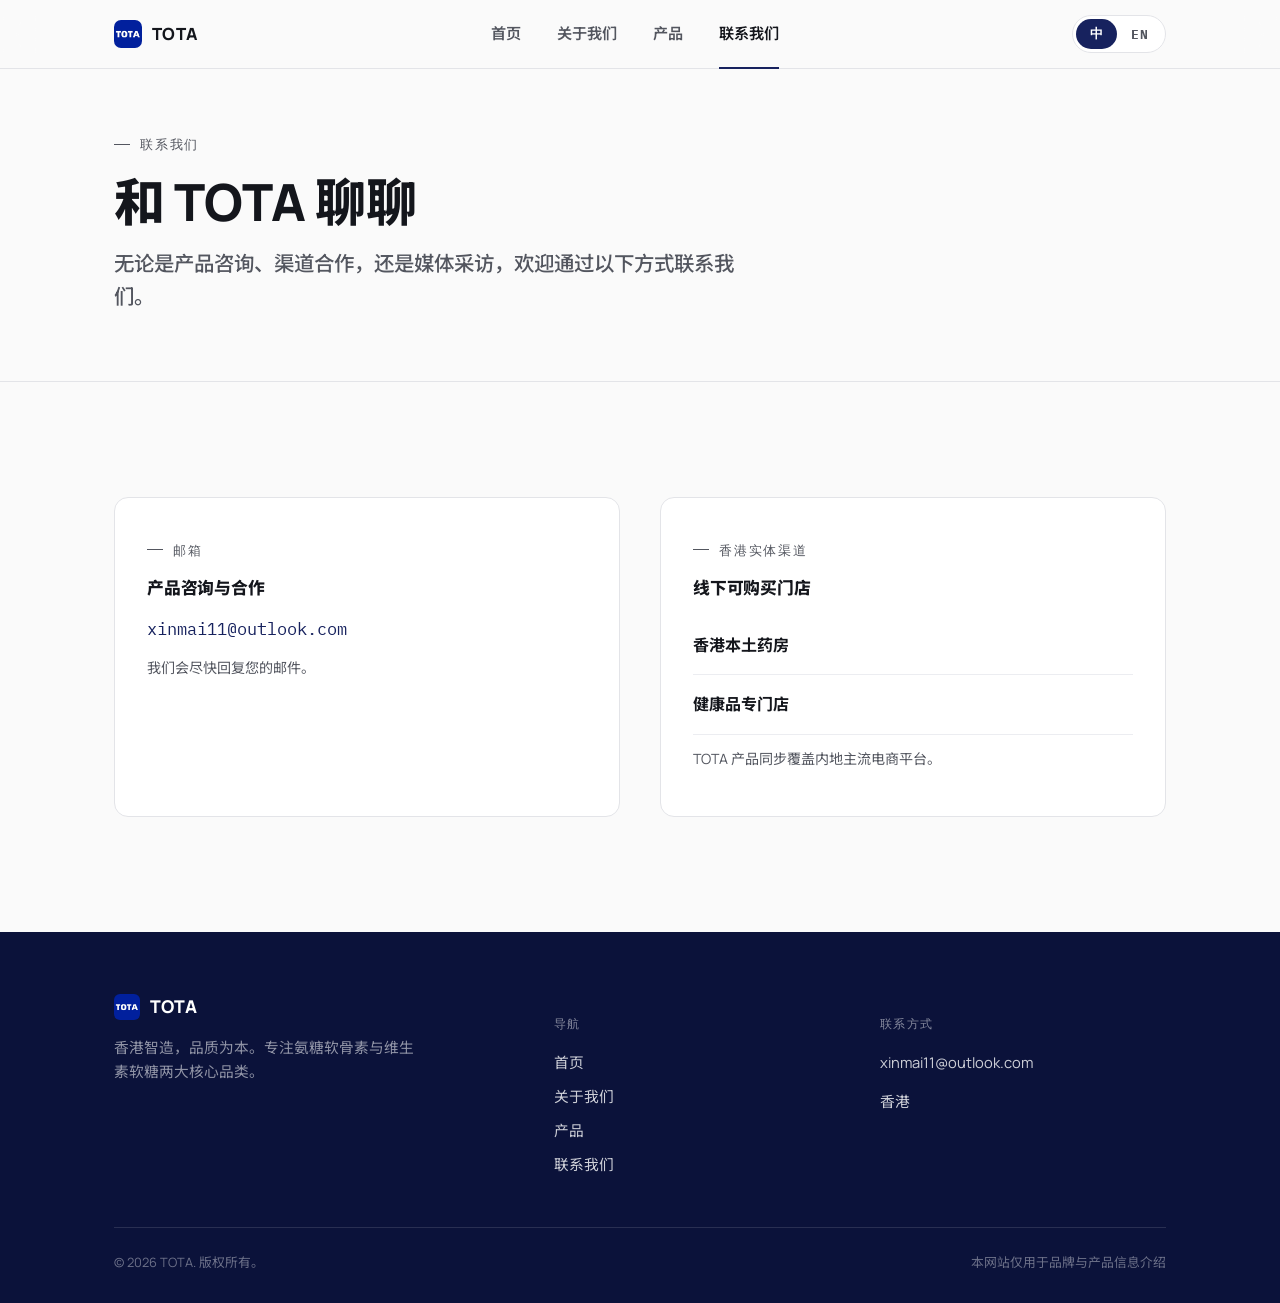
<file: contact.html>
<!DOCTYPE html>
<html lang="zh-Hant">
<head>
<meta charset="UTF-8">
<meta name="viewport" content="width=device-width, initial-scale=1.0">
<title>联系我们 Contact | TOTA</title>
<meta name="description" content="联系 TOTA —— 香港营养品牌。Get in touch with TOTA, a Hong Kong nutrition brand.">
<link rel="icon" href="assets/images/logo.png">
<link rel="stylesheet" href="css/style.css">
</head>
<body>

<nav class="site-nav">
  <div class="wrap">
    <a href="index.html" class="brand-mark">
      <img src="assets/images/logo.png" alt="TOTA logo">
      <span>TOTA</span>
    </a>
    <div class="nav-links">
      <a href="index.html"><span class="zh">首页</span><span class="en">Home</span></a>
      <a href="about.html"><span class="zh">关于我们</span><span class="en">About</span></a>
      <a href="products.html"><span class="zh">产品</span><span class="en">Products</span></a>
      <a href="contact.html" aria-current="page"><span class="zh">联系我们</span><span class="en">Contact</span></a>
    </div>
    <div class="nav-right">
      <div class="lang-toggle" role="group" aria-label="Language">
        <button data-lang-btn="zh" aria-pressed="true">中</button>
        <button data-lang-btn="en" aria-pressed="false">EN</button>
      </div>
      <button class="nav-burger" aria-label="Menu" aria-expanded="false">
        <span></span><span></span><span></span>
      </button>
    </div>
  </div>
</nav>

<header class="page-hero">
  <div class="wrap">
    <span class="eyebrow"><span class="zh">联系我们</span><span class="en">Contact</span></span>
    <h1 class="display-2"><span class="zh">和 TOTA 聊聊</span><span class="en">Get in touch with TOTA</span></h1>
    <p class="lede"><span class="zh">无论是产品咨询、渠道合作，还是媒体采访，欢迎通过以下方式联系我们。</span><span class="en">Whether it's a product question, a partnership inquiry or a media request, we'd love to hear from you.</span></p>
  </div>
</header>

<section>
  <div class="wrap">
    <div class="contact-grid">
      <div class="contact-card reveal">
        <span class="eyebrow"><span class="zh">邮箱</span><span class="en">Email</span></span>
        <h4 style="margin-top:14px;"><span class="zh">产品咨询与合作</span><span class="en">Inquiries &amp; Partnerships</span></h4>
        <div class="contact-value"><a href="mailto:xinmai11@outlook.com">xinmai11@outlook.com</a></div>
        <p class="note"><span class="zh">我们会尽快回复您的邮件。</span><span class="en">We aim to reply as soon as we can.</span></p>
      </div>
      <div class="contact-card reveal">
        <span class="eyebrow"><span class="zh">香港实体渠道</span><span class="en">Hong Kong Retail</span></span>
        <h4 style="margin-top:14px;"><span class="zh">线下可购买门店</span><span class="en">Available In-Store</span></h4>
        <ul class="store-list" style="margin-top:14px;">
          <li><b><span class="zh">香港本土药房</span><span class="en">Hong Kong pharmacies</span></b></li>
          <li><b><span class="zh">健康品专门店</span><span class="en">Health &amp; wellness stores</span></b></li>
        </ul>
        <p class="note"><span class="zh">TOTA 产品同步覆盖内地主流电商平台。</span><span class="en">TOTA products are also available on major mainland e-commerce platforms.</span></p>
      </div>
    </div>
  </div>
</section>

<footer id="site-footer"></footer>

<script src="js/main.js"></script>
<script src="js/footer.js"></script>
</body>
</html>
</file>
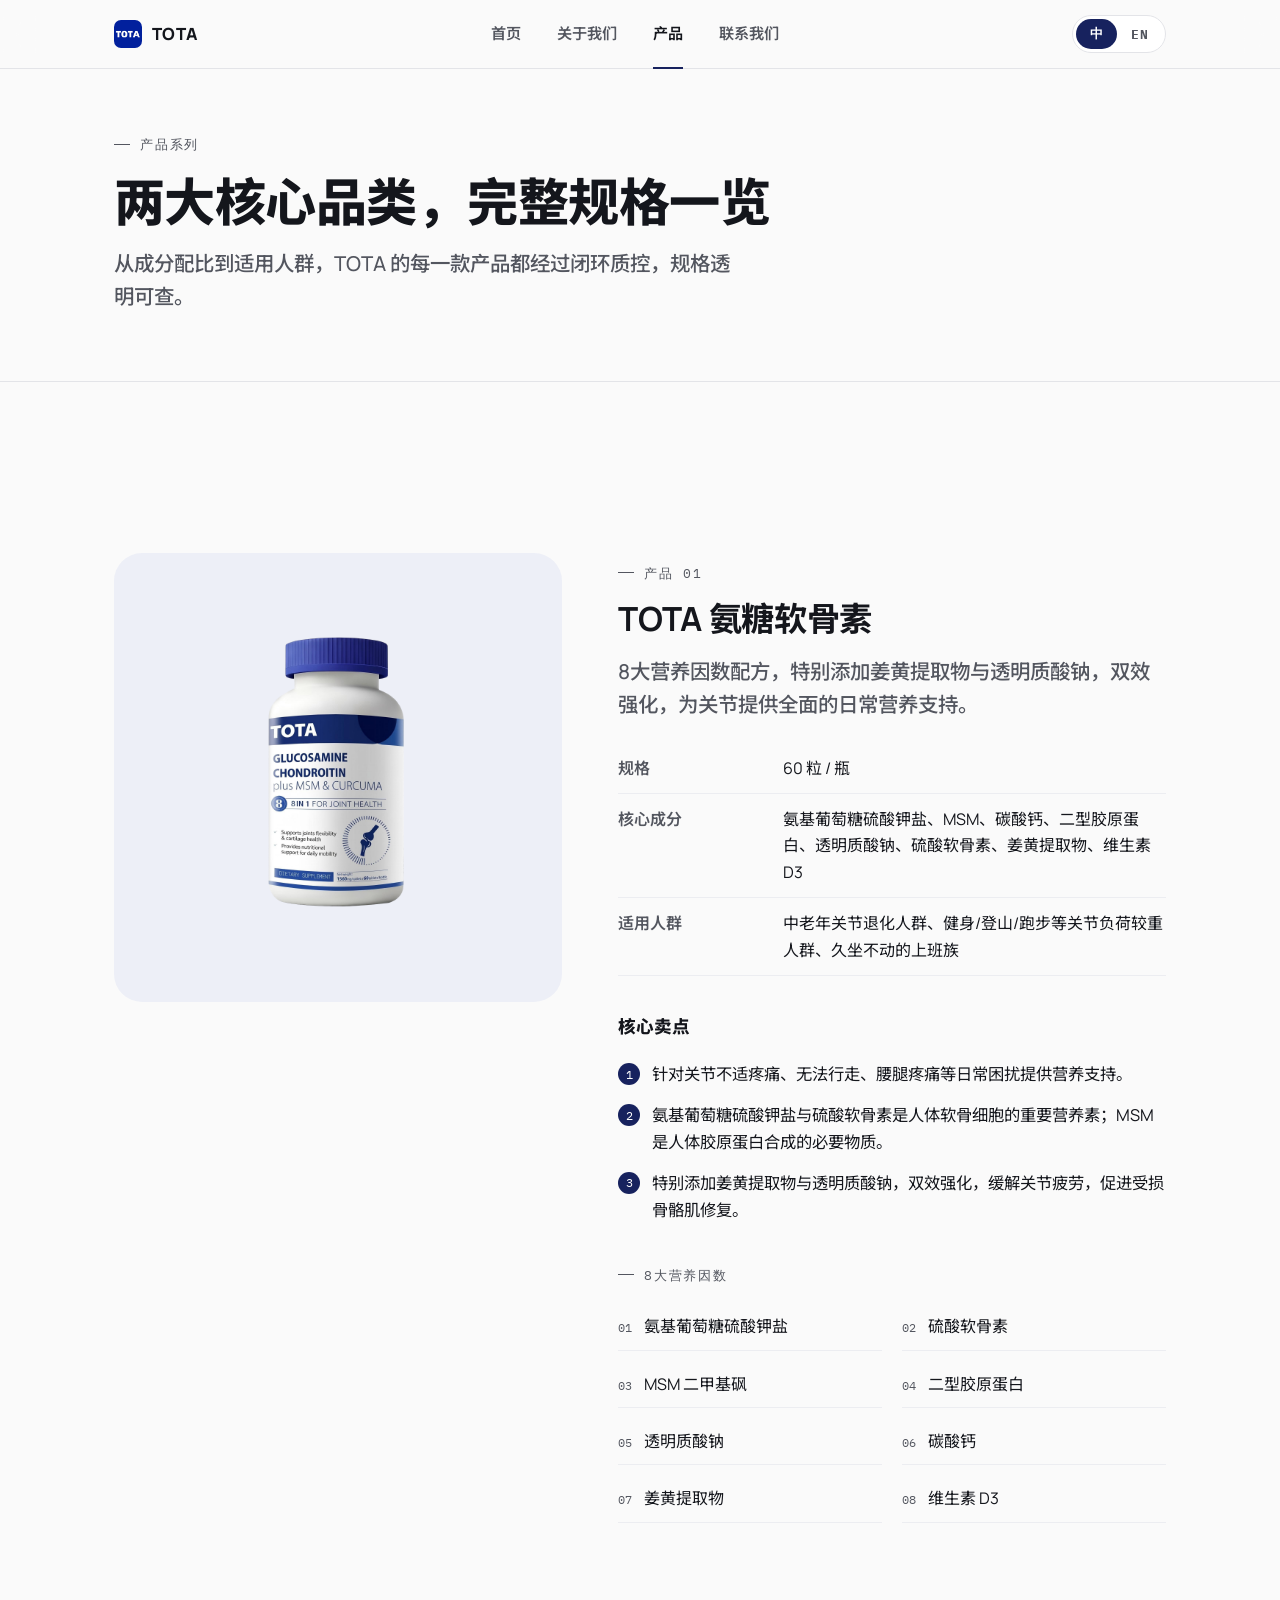
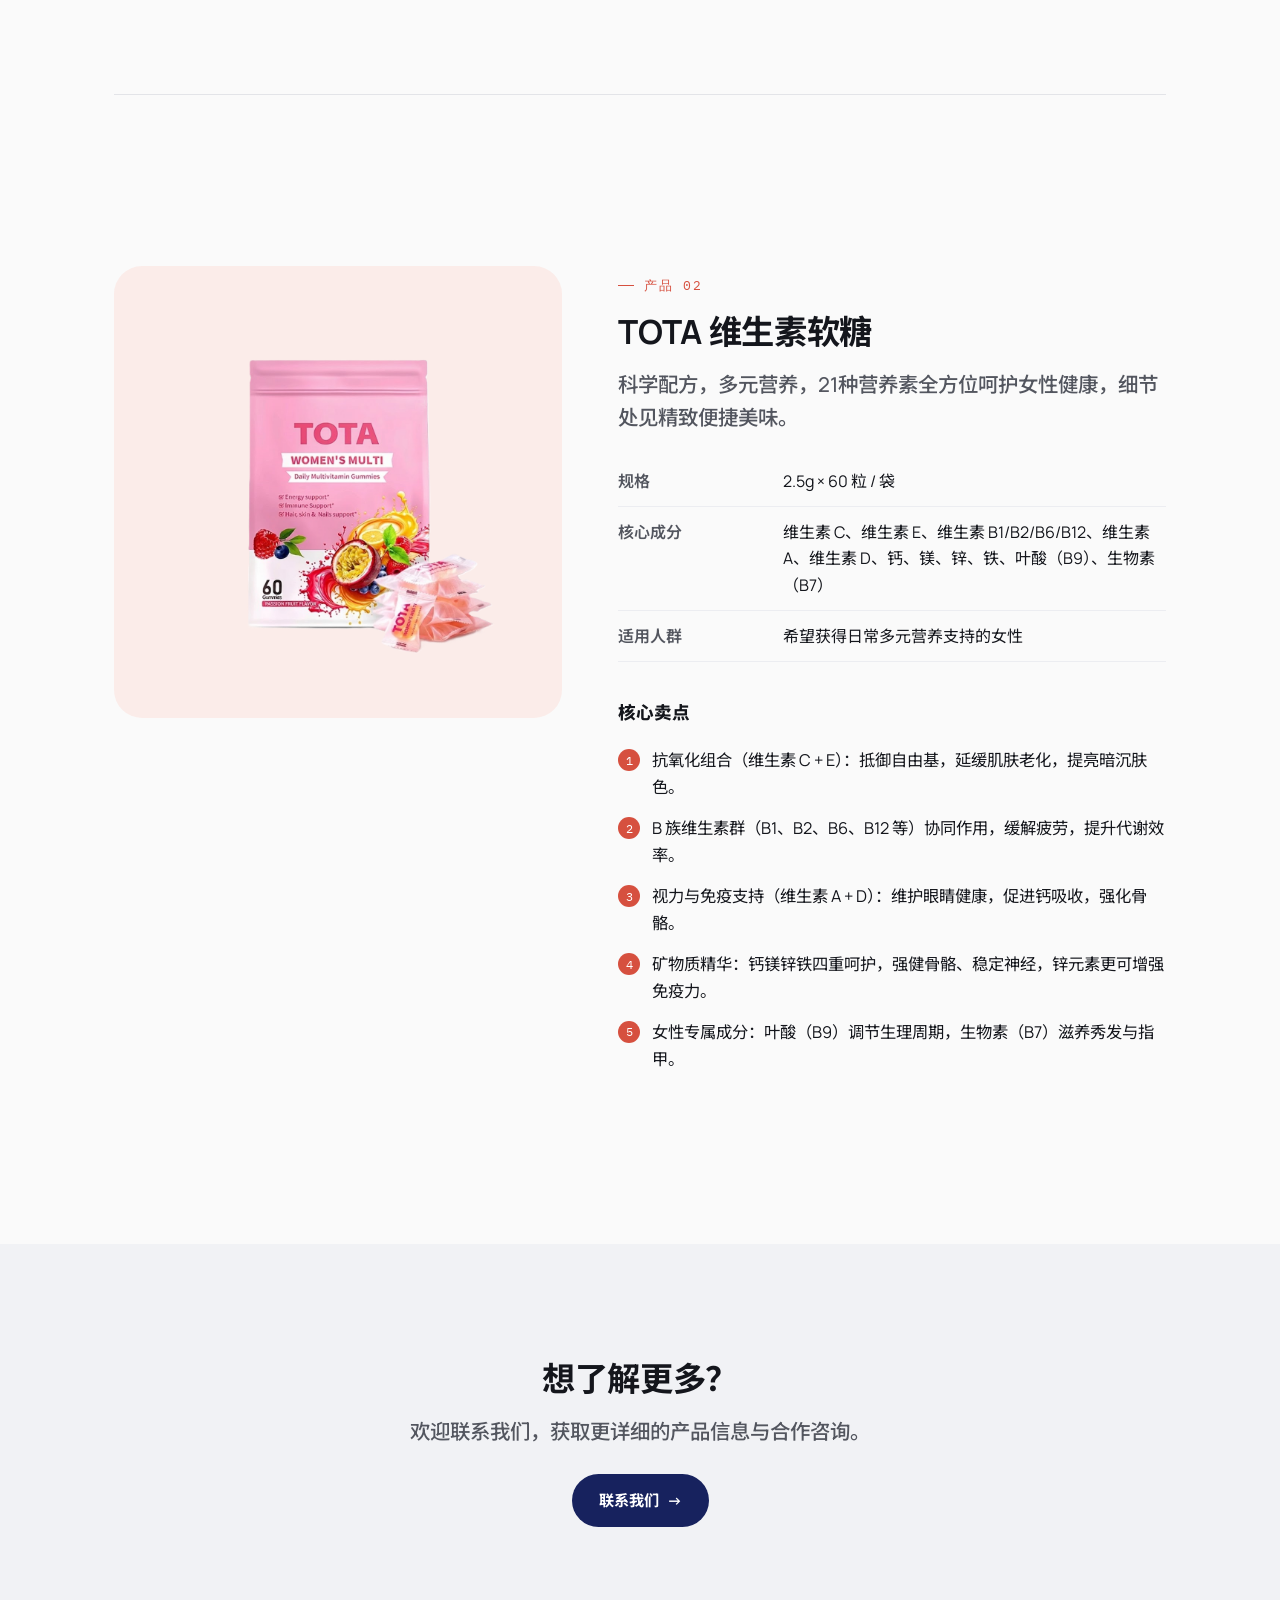
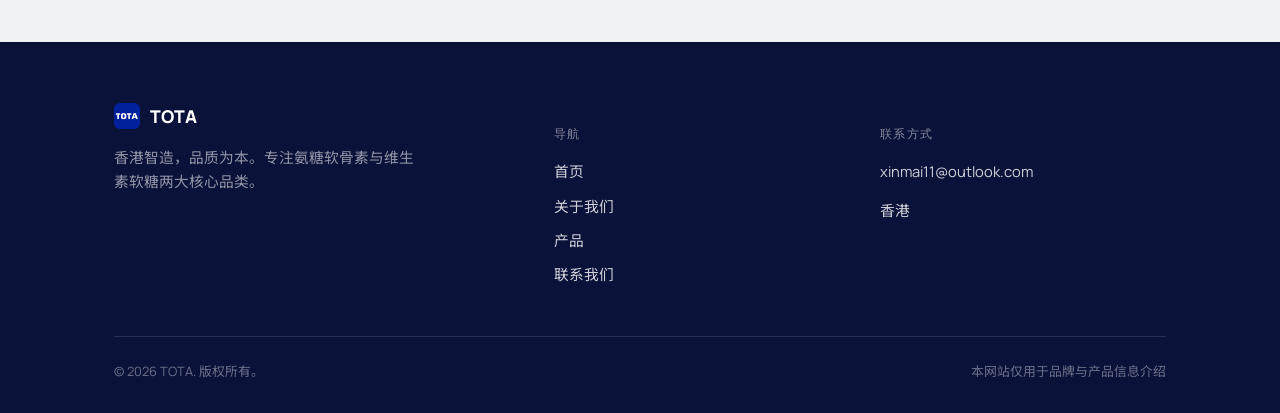
<file: products.html>
<!DOCTYPE html>
<html lang="zh-Hant">
<head>
<meta charset="UTF-8">
<meta name="viewport" content="width=device-width, initial-scale=1.0">
<title>产品 Products | TOTA</title>
<meta name="description" content="TOTA 氨糖软骨素与维生素软糖 —— 完整成分与规格介绍。TOTA Glucosamine Chondroitin and Women's Vitamin Gummies — full ingredients and specifications.">
<link rel="icon" href="assets/images/logo.png">
<link rel="stylesheet" href="css/style.css">
</head>
<body>

<nav class="site-nav">
  <div class="wrap">
    <a href="index.html" class="brand-mark">
      <img src="assets/images/logo.png" alt="TOTA logo">
      <span>TOTA</span>
    </a>
    <div class="nav-links">
      <a href="index.html"><span class="zh">首页</span><span class="en">Home</span></a>
      <a href="about.html"><span class="zh">关于我们</span><span class="en">About</span></a>
      <a href="products.html" aria-current="page"><span class="zh">产品</span><span class="en">Products</span></a>
      <a href="contact.html"><span class="zh">联系我们</span><span class="en">Contact</span></a>
    </div>
    <div class="nav-right">
      <div class="lang-toggle" role="group" aria-label="Language">
        <button data-lang-btn="zh" aria-pressed="true">中</button>
        <button data-lang-btn="en" aria-pressed="false">EN</button>
      </div>
      <button class="nav-burger" aria-label="Menu" aria-expanded="false">
        <span></span><span></span><span></span>
      </button>
    </div>
  </div>
</nav>

<header class="page-hero">
  <div class="wrap">
    <span class="eyebrow"><span class="zh">产品系列</span><span class="en">Product Lines</span></span>
    <h1 class="display-2"><span class="zh">两大核心品类，完整规格一览</span><span class="en">Two core lines, full specifications</span></h1>
    <p class="lede"><span class="zh">从成分配比到适用人群，TOTA 的每一款产品都经过闭环质控，规格透明可查。</span><span class="en">From ingredient ratios to intended use, every TOTA product is quality-controlled end to end — with specifications you can check in full.</span></p>
  </div>
</header>

<!-- ============ PRODUCT 1 — GLUCOSAMINE ============ -->
<section id="glucosamine">
  <div class="wrap">
    <div class="product-sheet">
      <div class="product-photo navy-bg reveal">
        <img src="assets/images/product-glucosamine.png" alt="TOTA Glucosamine Chondroitin bottle, 60 capsules">
      </div>
      <div class="reveal">
        <span class="eyebrow"><span class="zh">产品 01</span><span class="en">Product 01</span></span>
        <h2 class="display-3" style="margin-top:16px;"><span class="zh">TOTA 氨糖软骨素</span><span class="en">TOTA Glucosamine Chondroitin</span></h2>
        <p class="lede" style="margin-top:16px;"><span class="zh">8大营养因数配方，特别添加姜黄提取物与透明质酸钠，双效强化，为关节提供全面的日常营养支持。</span><span class="en">An 8-in-1 formula with added turmeric extract and sodium hyaluronate, giving joints comprehensive everyday nutritional support.</span></p>

        <table class="spec-table">
          <tr><td><span class="zh">规格</span><span class="en">Specification</span></td><td><span class="zh">60 粒 / 瓶</span><span class="en">60 capsules per bottle</span></td></tr>
          <tr><td><span class="zh">核心成分</span><span class="en">Key Ingredients</span></td><td><span class="zh">氨基葡萄糖硫酸钾盐、MSM、碳酸钙、二型胶原蛋白、透明质酸钠、硫酸软骨素、姜黄提取物、维生素 D3</span><span class="en">Glucosamine Sulfate KCl, MSM, Calcium Carbonate, Type II Collagen, Sodium Hyaluronate, Chondroitin Sulfate, Turmeric Extract, Vitamin D3</span></td></tr>
          <tr><td><span class="zh">适用人群</span><span class="en">Best For</span></td><td><span class="zh">中老年关节退化人群、健身/登山/跑步等关节负荷较重人群、久坐不动的上班族</span><span class="en">Those with age-related joint wear, athletes/hikers/runners under heavy joint load, and office workers who sit for long hours</span></td></tr>
        </table>

        <h3 style="margin-top:36px;font-size:1.1rem;"><span class="zh">核心卖点</span><span class="en">Key Benefits</span></h3>
        <ul class="claim-list">
          <li><span class="num">1</span><span><span class="zh">针对关节不适疼痛、无法行走、腰腿疼痛等日常困扰提供营养支持。</span><span class="en">Supports everyday discomfort such as joint pain, mobility difficulty and lower-back or leg aches.</span></span></li>
          <li><span class="num">2</span><span><span class="zh">氨基葡萄糖硫酸钾盐与硫酸软骨素是人体软骨细胞的重要营养素；MSM 是人体胶原蛋白合成的必要物质。</span><span class="en">Glucosamine sulfate and chondroitin sulfate are key nutrients for cartilage cells; MSM supports the body's own collagen synthesis.</span></span></li>
          <li><span class="num">3</span><span><span class="zh">特别添加姜黄提取物与透明质酸钠，双效强化，缓解关节疲劳，促进受损骨骼肌修复。</span><span class="en">Added turmeric extract and sodium hyaluronate work together to ease joint fatigue and support recovery.</span></span></li>
        </ul>

        <div style="margin-top:32px;">
          <span class="eyebrow"><span class="zh">8大营养因数</span><span class="en">The 8-in-1 Formula</span></span>
          <ul class="nutrient-list" style="margin-top:18px;">
            <li><span class="n">01</span><span class="zh">氨基葡萄糖硫酸钾盐</span><span class="en">Glucosamine Sulfate KCl</span></li>
            <li><span class="n">02</span><span class="zh">硫酸软骨素</span><span class="en">Chondroitin Sulfate</span></li>
            <li><span class="n">03</span><span class="zh">MSM 二甲基砜</span><span class="en">MSM</span></li>
            <li><span class="n">04</span><span class="zh">二型胶原蛋白</span><span class="en">Type II Collagen</span></li>
            <li><span class="n">05</span><span class="zh">透明质酸钠</span><span class="en">Sodium Hyaluronate</span></li>
            <li><span class="n">06</span><span class="zh">碳酸钙</span><span class="en">Calcium Carbonate</span></li>
            <li><span class="n">07</span><span class="zh">姜黄提取物</span><span class="en">Turmeric Extract</span></li>
            <li><span class="n">08</span><span class="zh">维生素 D3</span><span class="en">Vitamin D3</span></li>
          </ul>
        </div>
      </div>
    </div>
  </div>
</section>

<div class="wrap"><hr class="divider"></div>

<!-- ============ PRODUCT 2 — VITAMIN GUMMIES ============ -->
<section id="vitamin" class="coral-context">
  <div class="wrap">
    <div class="product-sheet">
      <div class="product-photo coral-bg reveal">
        <img src="assets/images/product-vitamin2.png" alt="TOTA Women's Vitamin Gummies pouch, 60 gummies">
      </div>
      <div class="reveal">
        <span class="eyebrow" style="color:var(--coral);"><span class="zh">产品 02</span><span class="en">Product 02</span></span>
        <h2 class="display-3" style="margin-top:16px;"><span class="zh">TOTA 维生素软糖</span><span class="en">TOTA Women's Vitamin Gummies</span></h2>
        <p class="lede" style="margin-top:16px;"><span class="zh">科学配方，多元营养，21种营养素全方位呵护女性健康，细节处见精致便捷美味。</span><span class="en">A scientific, multi-nutrient formula with 21 nutrients for everyday women's health — care in every detail, convenient and delicious.</span></p>

        <table class="spec-table">
          <tr><td><span class="zh">规格</span><span class="en">Specification</span></td><td><span class="zh">2.5g × 60 粒 / 袋</span><span class="en">2.5g × 60 gummies per pack</span></td></tr>
          <tr><td><span class="zh">核心成分</span><span class="en">Key Ingredients</span></td><td><span class="zh">维生素 C、维生素 E、维生素 B1/B2/B6/B12、维生素 A、维生素 D、钙、镁、锌、铁、叶酸（B9）、生物素（B7）</span><span class="en">Vitamin C, Vitamin E, Vitamin B1/B2/B6/B12, Vitamin A, Vitamin D, Calcium, Magnesium, Zinc, Iron, Folic Acid (B9), Biotin (B7)</span></td></tr>
          <tr><td><span class="zh">适用人群</span><span class="en">Best For</span></td><td><span class="zh">希望获得日常多元营养支持的女性</span><span class="en">Women looking for everyday multi-nutrient support</span></td></tr>
        </table>

        <h3 style="margin-top:36px;font-size:1.1rem;"><span class="zh">核心卖点</span><span class="en">Key Benefits</span></h3>
        <ul class="claim-list">
          <li><span class="num">1</span><span><span class="zh">抗氧化组合（维生素 C + E）：抵御自由基，延缓肌肤老化，提亮暗沉肤色。</span><span class="en">Antioxidant combination (Vitamin C + E): defends against free radicals, helps slow skin aging and brighten dull complexion.</span></span></li>
          <li><span class="num">2</span><span><span class="zh">B 族维生素群（B1、B2、B6、B12 等）协同作用，缓解疲劳，提升代谢效率。</span><span class="en">B-vitamin group (B1, B2, B6, B12) works together to ease fatigue and support metabolism.</span></span></li>
          <li><span class="num">3</span><span><span class="zh">视力与免疫支持（维生素 A + D）：维护眼睛健康，促进钙吸收，强化骨骼。</span><span class="en">Vision and immune support (Vitamin A + D): supports eye health and calcium absorption, strengthens bones.</span></span></li>
          <li><span class="num">4</span><span><span class="zh">矿物质精华：钙镁锌铁四重呵护，强健骨骼、稳定神经，锌元素更可增强免疫力。</span><span class="en">Mineral blend: calcium, magnesium, zinc and iron support bones and nerves, with zinc also supporting immunity.</span></span></li>
          <li><span class="num">5</span><span><span class="zh">女性专属成分：叶酸（B9）调节生理周期，生物素（B7）滋养秀发与指甲。</span><span class="en">Women-specific ingredients: folic acid (B9) supports the menstrual cycle, and biotin (B7) nourishes hair and nails.</span></span></li>
        </ul>
      </div>
    </div>
  </div>
</section>

<section class="section-mist">
  <div class="wrap" style="text-align:center;">
    <h2 class="display-3"><span class="zh">想了解更多？</span><span class="en">Want to know more?</span></h2>
    <p class="lede" style="margin:16px auto 0;max-width:480px;"><span class="zh">欢迎联系我们，获取更详细的产品信息与合作咨询。</span><span class="en">Get in touch for detailed product information or partnership inquiries.</span></p>
    <a href="contact.html" class="btn btn-navy btn-arrow" style="margin-top:26px;"><span class="zh">联系我们</span><span class="en">Contact us</span></a>
  </div>
</section>

<footer id="site-footer"></footer>

<script src="js/main.js"></script>
<script src="js/footer.js"></script>
</body>
</html>
</file>
<file: css/style.css>
/* ==========================================================================
   TOTA — Brand Site Stylesheet
   Design language: quiet, spec-sheet minimalism (Apple/Huawei register)
   Signature motif: the radial "nutrient dial" lifted from the product label
   ========================================================================== */

@import url('https://fonts.googleapis.com/css2?family=Manrope:wght@400;500;600;700;800&family=IBM+Plex+Mono:wght@400;500&family=Noto+Sans+SC:wght@400;500;700;900&display=swap');

:root {
  /* ---- color ---- */
  --paper:      #FAFAFA;   /* base background, cool off-white, not cream */
  --paper-mist: #F1F2F5;   /* alternate section background */
  --ink:        #14161C;   /* primary text */
  --ink-soft:   #53565F;   /* secondary text */
  --line:       #E3E4E8;   /* hairline dividers */
  --line-soft:  #ECEDF1;

  --navy:       #17225E;   /* joint / glucosamine line */
  --navy-deep:  #0B123A;
  --navy-tint:  #EDEFF7;

  --coral:      #D6503F;   /* women's vitamin line */
  --coral-btn:  #C7442F;   /* slightly deeper, for white-on-coral button text contrast */
  --coral-deep: #A83A2E;
  --coral-tint: #FBECE9;

  --white:      #FFFFFF;

  /* ---- type ---- */
  --f-display: 'Manrope', 'Noto Sans SC', -apple-system, BlinkMacSystemFont, 'PingFang SC', sans-serif;
  --f-mono:    'IBM Plex Mono', 'SFMono-Regular', Menlo, monospace;

  /* ---- scale ---- */
  --radius-s: 6px;
  --radius-m: 14px;
  --radius-l: 28px;

  --gutter: clamp(24px, 5vw, 72px);
  --maxw: 1180px;

  --ease: cubic-bezier(.22,.61,.36,1);
}

* { box-sizing: border-box; }
html { scroll-behavior: smooth; }

@media (prefers-reduced-motion: reduce) {
  html { scroll-behavior: auto; }
  * { animation-duration: 0.001ms !important; animation-iteration-count: 1 !important; transition-duration: 0.001ms !important; }
}

body {
  margin: 0;
  font-family: var(--f-display);
  background: var(--paper);
  color: var(--ink);
  -webkit-font-smoothing: antialiased;
  font-size: 17px;
  line-height: 1.65;
}

img { max-width: 100%; display: block; }
a { color: inherit; text-decoration: none; }
button { font-family: inherit; }

:focus-visible {
  outline: 2px solid var(--navy);
  outline-offset: 3px;
  border-radius: 4px;
}

.wrap {
  max-width: var(--maxw);
  margin: 0 auto;
  padding-left: var(--gutter);
  padding-right: var(--gutter);
}

/* ---- language toggle ----
   Every text node is duplicated in .zh / .en spans.
   Default state shows Chinese; body.show-en flips it. */
.zh, .en { }
.en { display: none; }
body.show-en .zh { display: none; }
body.show-en .en { display: inline; }
body.show-en span.en.block,
span.en.block { display: none; }
body.show-en span.en.block { display: block; }
body.show-en span.zh.block { display: none; }
span.zh.block { display: block; }

html:lang(en) body:not(.show-en) { }

/* ==========================================================================
   Typography
   ========================================================================== */

h1, h2, h3, h4 { margin: 0; font-weight: 800; letter-spacing: -0.01em; }

.eyebrow {
  font-family: var(--f-mono);
  font-size: 12.5px;
  letter-spacing: 0.14em;
  text-transform: uppercase;
  color: var(--ink-soft);
  display: inline-flex;
  align-items: center;
  gap: 10px;
}
.eyebrow::before {
  content: '';
  width: 16px;
  height: 1px;
  background: currentColor;
  display: inline-block;
}

.display-1 {
  font-size: clamp(2.6rem, 6vw, 5rem);
  line-height: 1.05;
  font-weight: 800;
}
.display-2 {
  font-size: clamp(2rem, 4vw, 3.2rem);
  line-height: 1.1;
  font-weight: 800;
}
.display-3 {
  font-size: clamp(1.5rem, 2.6vw, 2.1rem);
  line-height: 1.2;
  font-weight: 700;
}

.lede {
  font-size: clamp(1.05rem, 1.6vw, 1.3rem);
  color: var(--ink-soft);
  line-height: 1.6;
  font-weight: 500;
}

.mono-num {
  font-family: var(--f-mono);
  font-variant-numeric: tabular-nums;
}

/* ==========================================================================
   Nav
   ========================================================================== */

.site-nav {
  position: sticky;
  top: 0;
  z-index: 100;
  background: rgba(250,250,250,0.78);
  backdrop-filter: blur(16px) saturate(160%);
  -webkit-backdrop-filter: blur(16px) saturate(160%);
  border-bottom: 1px solid var(--line);
}

.site-nav .wrap {
  display: flex;
  align-items: center;
  justify-content: space-between;
  height: 68px;
}

.brand-mark {
  display: flex;
  align-items: center;
  gap: 10px;
  font-weight: 800;
  font-size: 1.05rem;
  letter-spacing: 0.02em;
}
.brand-mark img { height: 28px; width: 28px; border-radius: 7px; }

.nav-links {
  display: flex;
  align-items: center;
  gap: clamp(18px, 3vw, 36px);
  font-size: 0.95rem;
  font-weight: 600;
}
.nav-links a { color: var(--ink-soft); transition: color .2s var(--ease); position: relative; }
.nav-links a:hover, .nav-links a[aria-current="page"] { color: var(--ink); }
.nav-links a[aria-current="page"]::after {
  content: '';
  position: absolute;
  left: 0; right: 0; bottom: -22px;
  height: 2px;
  background: var(--navy);
}

.nav-right { display: flex; align-items: center; gap: 18px; }

.lang-toggle {
  display: inline-flex;
  border: 1px solid var(--line);
  border-radius: 999px;
  padding: 3px;
  background: var(--white);
}
.lang-toggle button {
  border: 0;
  background: transparent;
  padding: 6px 14px;
  border-radius: 999px;
  font-size: 0.82rem;
  font-weight: 700;
  color: var(--ink-soft);
  cursor: pointer;
  font-family: var(--f-mono);
  letter-spacing: 0.03em;
}
.lang-toggle button.is-active {
  background: var(--navy);
  color: var(--white);
}

.nav-burger {
  display: none;
  border: 0;
  background: transparent;
  cursor: pointer;
  width: 32px; height: 32px;
  flex-direction: column;
  justify-content: center;
  gap: 5px;
}
.nav-burger span { display: block; height: 2px; background: var(--ink); border-radius: 2px; }

@media (max-width: 820px) {
  .nav-links {
    position: fixed;
    inset: 68px 0 0 0;
    background: var(--paper);
    flex-direction: column;
    align-items: flex-start;
    padding: 28px var(--gutter);
    gap: 22px;
    font-size: 1.2rem;
    transform: translateY(-8px);
    opacity: 0;
    pointer-events: none;
    transition: opacity .25s var(--ease), transform .25s var(--ease);
  }
  .nav-links.is-open { opacity: 1; transform: translateY(0); pointer-events: auto; }
  .nav-links a[aria-current="page"]::after { display: none; }
  .nav-burger { display: flex; }
}

/* ==========================================================================
   Buttons
   ========================================================================== */

.btn {
  display: inline-flex;
  align-items: center;
  gap: 8px;
  padding: 13px 26px;
  border-radius: 999px;
  font-weight: 700;
  font-size: 0.95rem;
  cursor: pointer;
  border: 1px solid transparent;
  transition: transform .2s var(--ease), background .2s var(--ease), border-color .2s var(--ease);
  white-space: nowrap;
}
.btn:hover { transform: translateY(-1px); }
.btn-navy { background: var(--navy); color: var(--white); }
.btn-navy:hover { background: var(--navy-deep); }
.btn-coral { background: var(--coral-btn); color: var(--white); }
.btn-coral:hover { background: var(--coral-deep); }
.btn-ghost { background: transparent; border-color: var(--line); color: var(--ink); }
.btn-ghost:hover { border-color: var(--ink-soft); }
.btn-arrow::after { content: '→'; transition: transform .2s var(--ease); }
.btn-arrow:hover::after { transform: translateX(3px); }

/* ==========================================================================
   Hero (home)
   ========================================================================== */

.hero {
  position: relative;
  background: linear-gradient(180deg, var(--navy-deep) 0%, var(--navy) 62%, #1c2a6e 100%);
  color: var(--white);
  overflow: hidden;
  padding: 64px 0 0;
}

.hero-dial {
  position: absolute;
  right: -120px;
  top: 50%;
  transform: translateY(-50%);
  width: 620px;
  height: 620px;
  opacity: 0.5;
  pointer-events: none;
}
.hero-dial svg { width: 100%; height: 100%; }
.hero-dial .tick { stroke: rgba(255,255,255,0.35); }
.hero-dial .ring { stroke: rgba(255,255,255,0.18); }

.hero-inner {
  position: relative;
  z-index: 2;
  padding-bottom: 88px;
  max-width: 760px;
}

.hero .eyebrow { color: rgba(255,255,255,0.65); }
.hero .eyebrow::before { background: rgba(255,255,255,0.5); }

.hero h1 { color: var(--white); margin-top: 22px; }
.hero .lede { color: rgba(255,255,255,0.72); margin-top: 22px; max-width: 540px; }

.hero-cta { display: flex; gap: 14px; margin-top: 36px; flex-wrap: wrap; }
.hero .btn-ghost { border-color: rgba(255,255,255,0.3); color: var(--white); }
.hero .btn-ghost:hover { border-color: rgba(255,255,255,0.7); }

.hero-stats {
  position: relative;
  z-index: 2;
  border-top: 1px solid rgba(255,255,255,0.14);
  padding: 30px 0;
  display: grid;
  grid-template-columns: repeat(4, 1fr);
  gap: 20px;
}
.hero-stat b {
  display: block;
  font-family: var(--f-mono);
  font-size: clamp(1.3rem, 2.4vw, 1.9rem);
  font-weight: 500;
}
.hero-stat span {
  font-size: 0.82rem;
  color: rgba(255,255,255,0.6);
}

@media (max-width: 720px) {
  .hero-stats { grid-template-columns: repeat(2, 1fr); }
  .hero-dial { width: 380px; height: 380px; right: -160px; }
}

/* ==========================================================================
   Sections / layout
   ========================================================================== */

section { padding: clamp(64px, 9vw, 120px) 0; }
.section-mist { background: var(--paper-mist); }
.section-head { max-width: 640px; margin-bottom: 52px; }
.section-head h2 { margin-top: 18px; }
.section-head .lede { margin-top: 16px; }

.divider { height: 1px; background: var(--line); border: 0; margin: 0; }

/* ---- two-track product picker ---- */
.track-grid {
  display: grid;
  grid-template-columns: 1fr 1fr;
  gap: 24px;
}
.track-card {
  border-radius: var(--radius-l);
  padding: clamp(28px, 3.5vw, 44px);
  position: relative;
  overflow: hidden;
  min-height: 360px;
  display: flex;
  flex-direction: column;
  justify-content: flex-end;
  transition: transform .3s var(--ease);
}
.track-card:hover { transform: translateY(-4px); }
.track-card.navy-card { background: var(--navy-tint); }
.track-card.coral-card { background: var(--coral-tint); }
.track-card .track-eyebrow {
  font-family: var(--f-mono);
  font-size: 0.78rem;
  letter-spacing: 0.1em;
  text-transform: uppercase;
  font-weight: 600;
}
.navy-card .track-eyebrow { color: var(--navy); }
.coral-card .track-eyebrow { color: var(--coral-deep); }
.track-card h3 { margin-top: 14px; font-size: clamp(1.5rem, 2.4vw, 2rem); }
.track-card p { margin-top: 12px; color: var(--ink-soft); max-width: 32ch; }
.track-card .btn { margin-top: 24px; align-self: flex-start; }
.track-card .track-photo {
  position: absolute;
  right: -10px;
  top: 18px;
  width: 42%;
  max-width: 220px;
}

@media (max-width: 780px) {
  .track-grid { grid-template-columns: 1fr; }
  .track-card { min-height: 300px; }
}

/* ---- spec strip (manufacturing standards) ---- */
.spec-strip {
  display: grid;
  grid-template-columns: repeat(4, 1fr);
  border-top: 1px solid var(--line);
  border-left: 1px solid var(--line);
}
.spec-cell {
  border-right: 1px solid var(--line);
  border-bottom: 1px solid var(--line);
  padding: 28px 24px;
}
.spec-cell .mono-num {
  font-size: 1.6rem;
  color: var(--navy);
  font-weight: 500;
}
.spec-cell h4 { margin-top: 10px; font-size: 1rem; font-weight: 700; }
.spec-cell p { margin-top: 8px; font-size: 0.98rem; color: var(--ink-soft); }

@media (max-width: 900px) {
  .spec-strip { grid-template-columns: repeat(2, 1fr); }
}

/* ---- nutrient dial component ---- */
.dial-section {
  display: grid;
  grid-template-columns: 0.85fr 1fr;
  gap: 60px;
  align-items: center;
}
.dial-section.flip { grid-template-columns: 1fr 0.85fr; }
.dial-section.flip .dial-visual { order: 2; }

.dial-visual {
  position: relative;
  aspect-ratio: 1;
  display: flex;
  align-items: center;
  justify-content: center;
}
.dial-visual svg { width: 100%; height: 100%; }
.dial-center-label {
  position: absolute;
  top: 50%;
  left: 50%;
  transform: translate(-50%, -50%);
  text-align: center;
  font-family: var(--f-mono);
}
.dial-center-label b { display: block; font-size: 2.6rem; font-weight: 500; color: var(--navy); }
.dial-center-label span { font-size: 0.78rem; color: var(--ink-soft); letter-spacing: 0.08em; }

.dtick { stroke: var(--navy); }
.dring-outer, .dring-inner { stroke: var(--line); }
.dial-visual.coral .dtick { stroke: var(--coral); }
.dial-visual.coral .dial-center-label b { color: var(--coral); }

.nutrient-list {
  list-style: none;
  margin: 28px 0 0;
  padding: 0;
  display: grid;
  grid-template-columns: 1fr 1fr;
  gap: 10px 20px;
}
.nutrient-list li {
  font-size: 1rem;
  padding: 10px 0;
  border-bottom: 1px solid var(--line-soft);
  display: flex;
  align-items: baseline;
  gap: 8px;
}
.nutrient-list li .n {
  font-family: var(--f-mono);
  font-size: 0.78rem;
  color: var(--ink-soft);
  min-width: 1.4em;
}

@media (max-width: 860px) {
  .dial-section, .dial-section.flip { grid-template-columns: 1fr; }
  .dial-section.flip .dial-visual { order: 0; }
  .dial-visual { max-width: 320px; margin: 0 auto; }
}

/* ---- gallery (store proof) ---- */
.gallery-grid {
  display: grid;
  grid-template-columns: repeat(6, 1fr);
  grid-auto-rows: 130px;
  gap: 12px;
}
.gallery-grid img { width: 100%; height: 100%; object-fit: cover; border-radius: var(--radius-m); }
.gallery-grid .g-a { grid-column: span 3; grid-row: span 2; }
.gallery-grid .g-b { grid-column: span 3; grid-row: span 2; }
.gallery-grid .g-c { grid-column: span 2; grid-row: span 2; }
.gallery-grid .g-d { grid-column: span 2; grid-row: span 2; }
.gallery-grid .g-e { grid-column: span 2; grid-row: span 2; }

@media (max-width: 780px) {
  .gallery-grid { grid-template-columns: repeat(2, 1fr); grid-auto-rows: 160px; }
  .gallery-grid .g-a, .gallery-grid .g-b, .gallery-grid .g-c, .gallery-grid .g-d, .gallery-grid .g-e { grid-column: span 1; grid-row: span 1; }
}

.gallery-caption { margin-top: 18px; font-size: 0.88rem; color: var(--ink-soft); }

/* ---- expansion timeline (map strip) ---- */
.timeline {
  display: grid;
  grid-template-columns: repeat(3, 1fr);
  gap: 24px;
}
.timeline-item { border-top: 2px solid var(--navy); padding-top: 18px; }
.timeline-item.is-future { border-top-color: var(--coral); border-top-style: dashed; }
.timeline-item h4 { font-size: 1.05rem; }
.timeline-item p { margin-top: 8px; color: var(--ink-soft); font-size: 0.92rem; }

@media (max-width: 780px) {
  .timeline { grid-template-columns: 1fr; }
}

/* ==========================================================================
   Footer
   ========================================================================== */

footer {
  background: var(--navy-deep);
  color: rgba(255,255,255,0.8);
  padding: 60px 0 30px;
}
.footer-grid {
  display: grid;
  grid-template-columns: 1.4fr 1fr 1fr;
  gap: 40px;
  padding-bottom: 40px;
}
.footer-brand { display: flex; align-items: center; gap: 10px; color: var(--white); font-weight: 800; font-size: 1.1rem; }
.footer-brand img { height: 26px; width: 26px; border-radius: 6px; }
.footer-tagline { margin-top: 14px; font-size: 0.92rem; color: rgba(255,255,255,0.55); max-width: 34ch; }
.footer-col h5 {
  font-family: var(--f-mono);
  font-size: 0.78rem;
  text-transform: uppercase;
  letter-spacing: 0.1em;
  color: rgba(255,255,255,0.5);
  margin-bottom: 16px;
  font-weight: 500;
}
.footer-col a, .footer-col p { display: block; font-size: 0.92rem; margin-bottom: 10px; color: rgba(255,255,255,0.8); }
.footer-col a:hover { color: var(--white); }
.footer-bottom {
  border-top: 1px solid rgba(255,255,255,0.12);
  padding-top: 24px;
  display: flex;
  justify-content: space-between;
  flex-wrap: wrap;
  gap: 12px;
  font-size: 0.8rem;
  color: rgba(255,255,255,0.4);
}

@media (max-width: 780px) {
  .footer-grid { grid-template-columns: 1fr; gap: 28px; }
}

/* ==========================================================================
   Reveal-on-scroll
   ========================================================================== */

.reveal {
  opacity: 0;
  transform: translateY(18px);
  transition: opacity .7s var(--ease), transform .7s var(--ease);
}
.reveal.is-visible { opacity: 1; transform: translateY(0); }

/* ==========================================================================
   Inner-page hero (about / products / contact)
   ========================================================================== */

.page-hero {
  padding: 56px 0 48px;
  border-bottom: 1px solid var(--line);
}
.page-hero h1 { margin-top: 18px; }
.page-hero .lede { margin-top: 18px; max-width: 620px; }

/* ---- generic content blocks ---- */
.prose { max-width: 700px; }
.prose p { margin: 0 0 18px; color: var(--ink-soft); }
.prose p:last-child { margin-bottom: 0; }

.pillar-grid {
  display: grid;
  grid-template-columns: repeat(2, 1fr);
  gap: 24px;
}
.pillar-card {
  border: 1px solid var(--line);
  border-radius: var(--radius-m);
  padding: 30px;
  background: var(--white);
}
.pillar-card .mono-num { color: var(--navy); font-size: 1.3rem; }
.pillar-card h4 { margin-top: 14px; font-size: 1.1rem; }
.pillar-card p { margin-top: 10px; color: var(--ink-soft); font-size: 1rem; }

@media (max-width: 780px) { .pillar-grid { grid-template-columns: 1fr; } }

/* ---- product detail sheet (products page) ---- */
.product-sheet {
  display: grid;
  grid-template-columns: 0.9fr 1.1fr;
  gap: 56px;
  align-items: start;
  padding: 56px 0;
}
.product-sheet + .product-sheet { border-top: 1px solid var(--line); }
.product-photo {
  position: sticky;
  top: 100px;
  border-radius: var(--radius-l);
  padding: 36px;
  display: flex;
  align-items: center;
  justify-content: center;
}
.product-photo.navy-bg { background: var(--navy-tint); }
.product-photo.coral-bg { background: var(--coral-tint); }
.product-photo img { max-height: 380px; width: auto; margin: 0 auto; }

.spec-table { width: 100%; border-collapse: collapse; margin-top: 22px; }
.spec-table tr { border-bottom: 1px solid var(--line-soft); }
.spec-table td { padding: 12px 0; font-size: 1rem; vertical-align: top; }
.spec-table td:first-child { color: var(--ink-soft); width: 30%; font-weight: 600; }

.claim-list { list-style: none; margin: 20px 0 0; padding: 0; display: grid; gap: 14px; }
.claim-list li { display: flex; gap: 12px; align-items: flex-start; font-size: 1.02rem; }
.claim-list .num {
  font-family: var(--f-mono);
  font-size: 0.78rem;
  background: var(--navy);
  color: var(--white);
  width: 22px; height: 22px;
  border-radius: 50%;
  display: flex; align-items: center; justify-content: center;
  flex-shrink: 0;
  margin-top: 2px;
}
.coral-context .claim-list .num { background: var(--coral); }

@media (max-width: 900px) {
  .product-sheet { grid-template-columns: 1fr; gap: 28px; }
  .product-photo { position: static; }
}

/* ---- contact page ---- */
.contact-grid {
  display: grid;
  grid-template-columns: 1fr 1fr;
  gap: 40px;
}
.contact-card {
  border: 1px solid var(--line);
  border-radius: var(--radius-m);
  padding: 32px;
  background: var(--white);
}
.contact-card h4 { font-size: 1.05rem; }
.contact-card .contact-value {
  margin-top: 14px;
  font-family: var(--f-mono);
  font-size: 1.05rem;
  color: var(--navy);
  word-break: break-all;
}
.contact-card p.note { margin-top: 12px; font-size: 0.88rem; color: var(--ink-soft); }

@media (max-width: 780px) { .contact-grid { grid-template-columns: 1fr; } }

.store-list { list-style: none; margin: 0; padding: 0; display: grid; gap: 0; }
.store-list li { padding: 16px 0; border-bottom: 1px solid var(--line-soft); font-size: 1rem; color: var(--ink-soft); }
.store-list b { color: var(--ink); font-weight: 700; }
</file>
